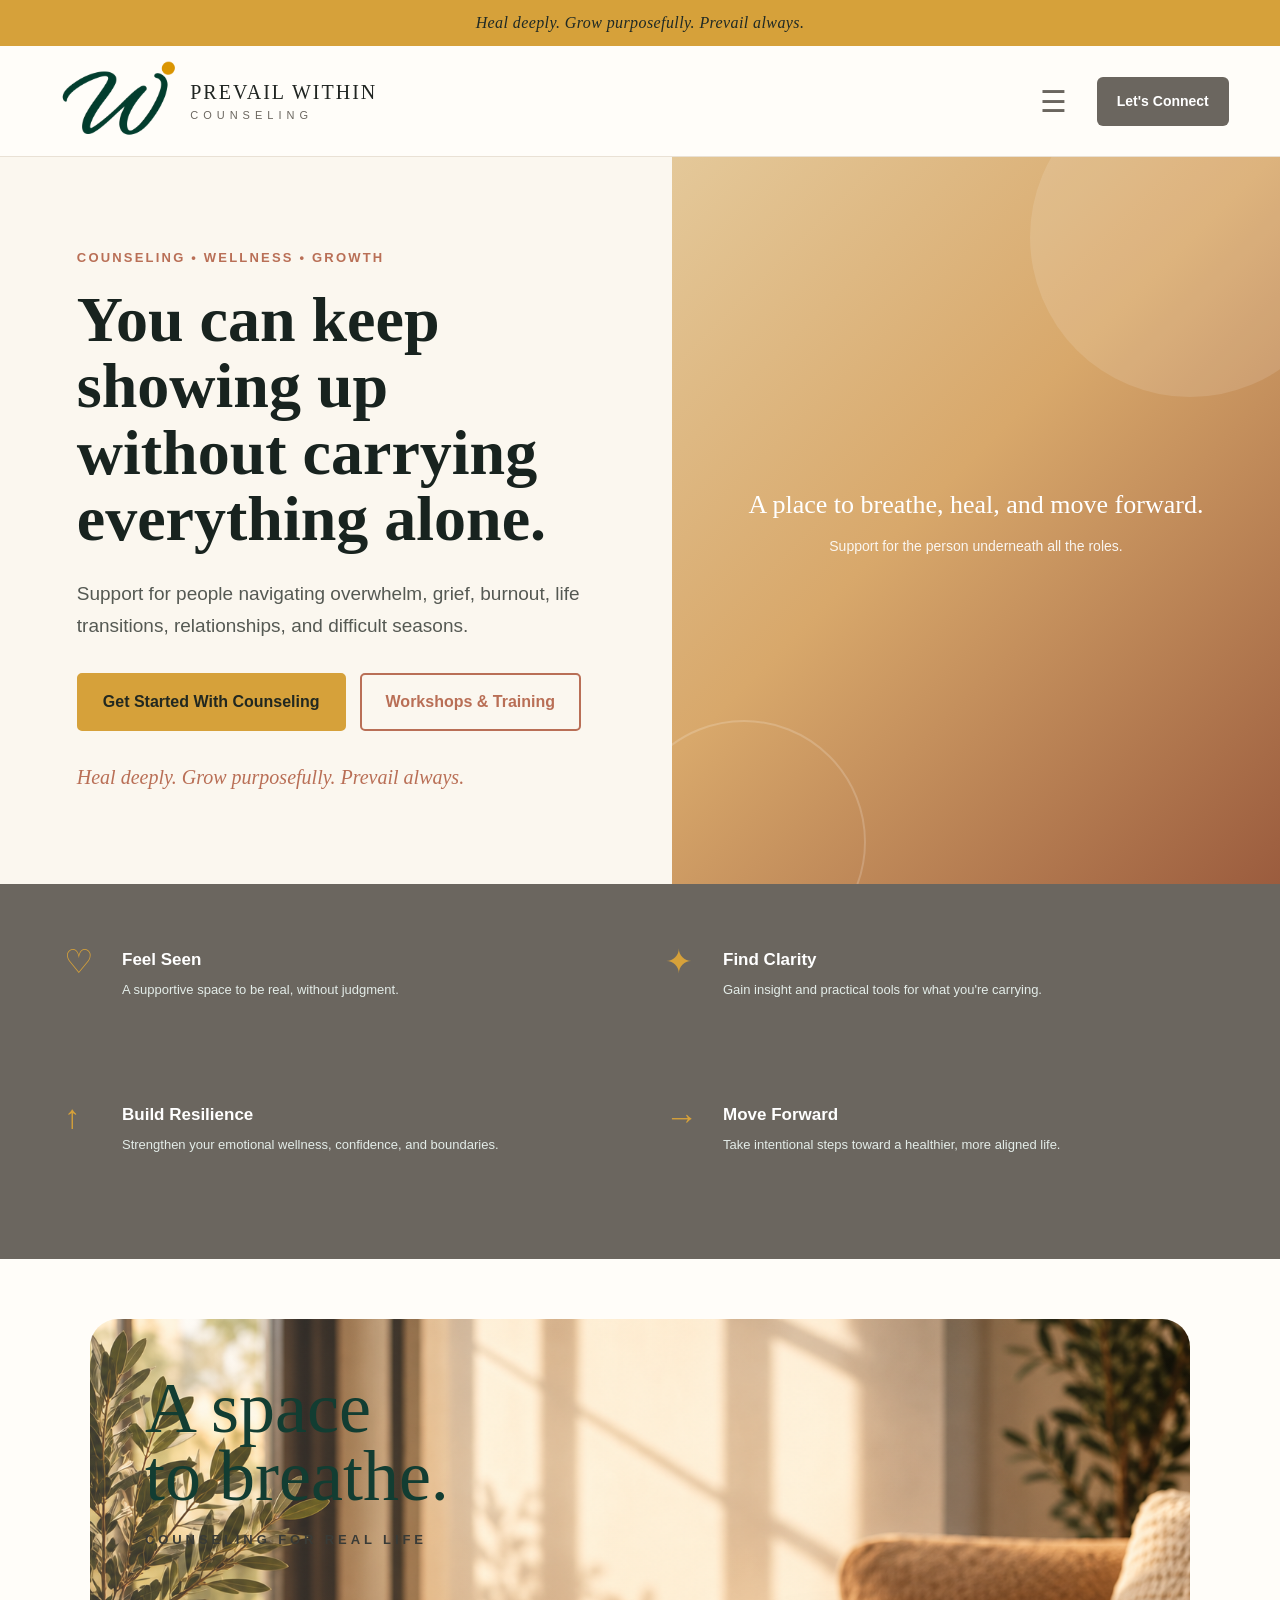
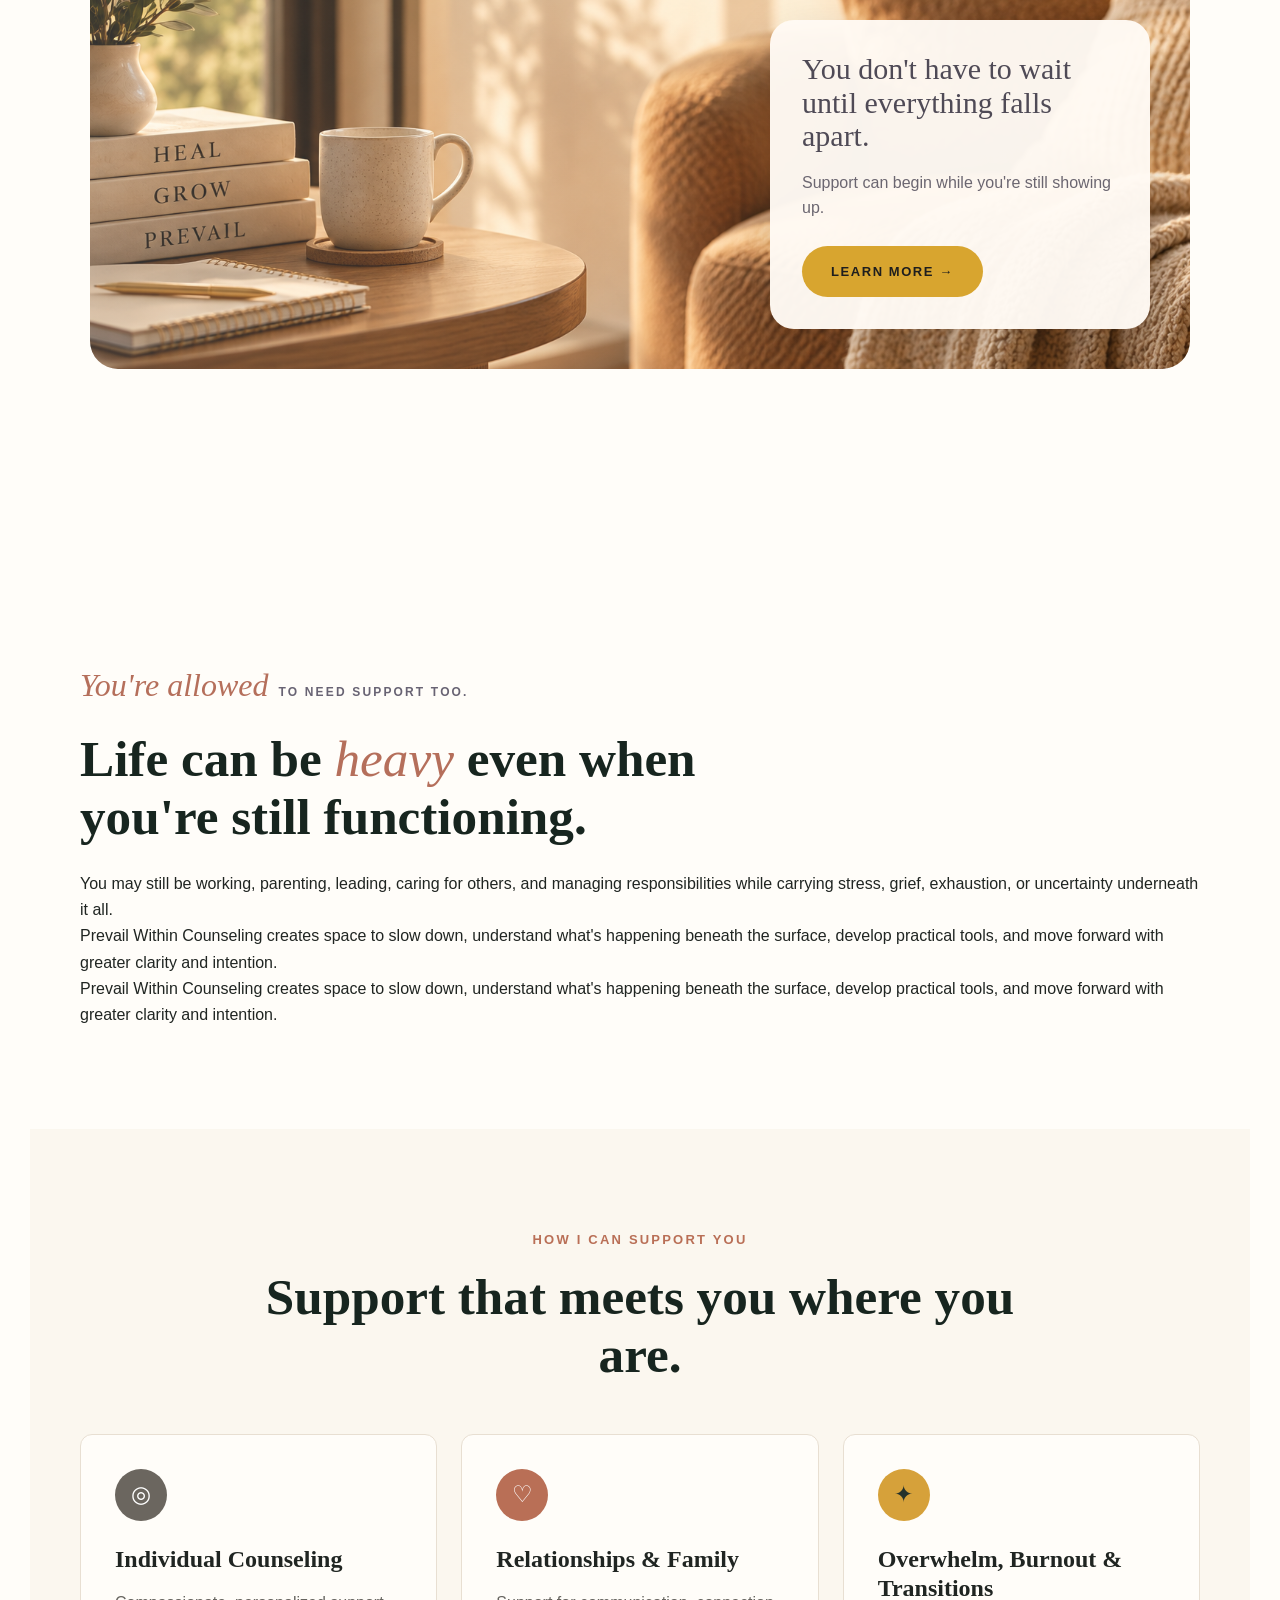
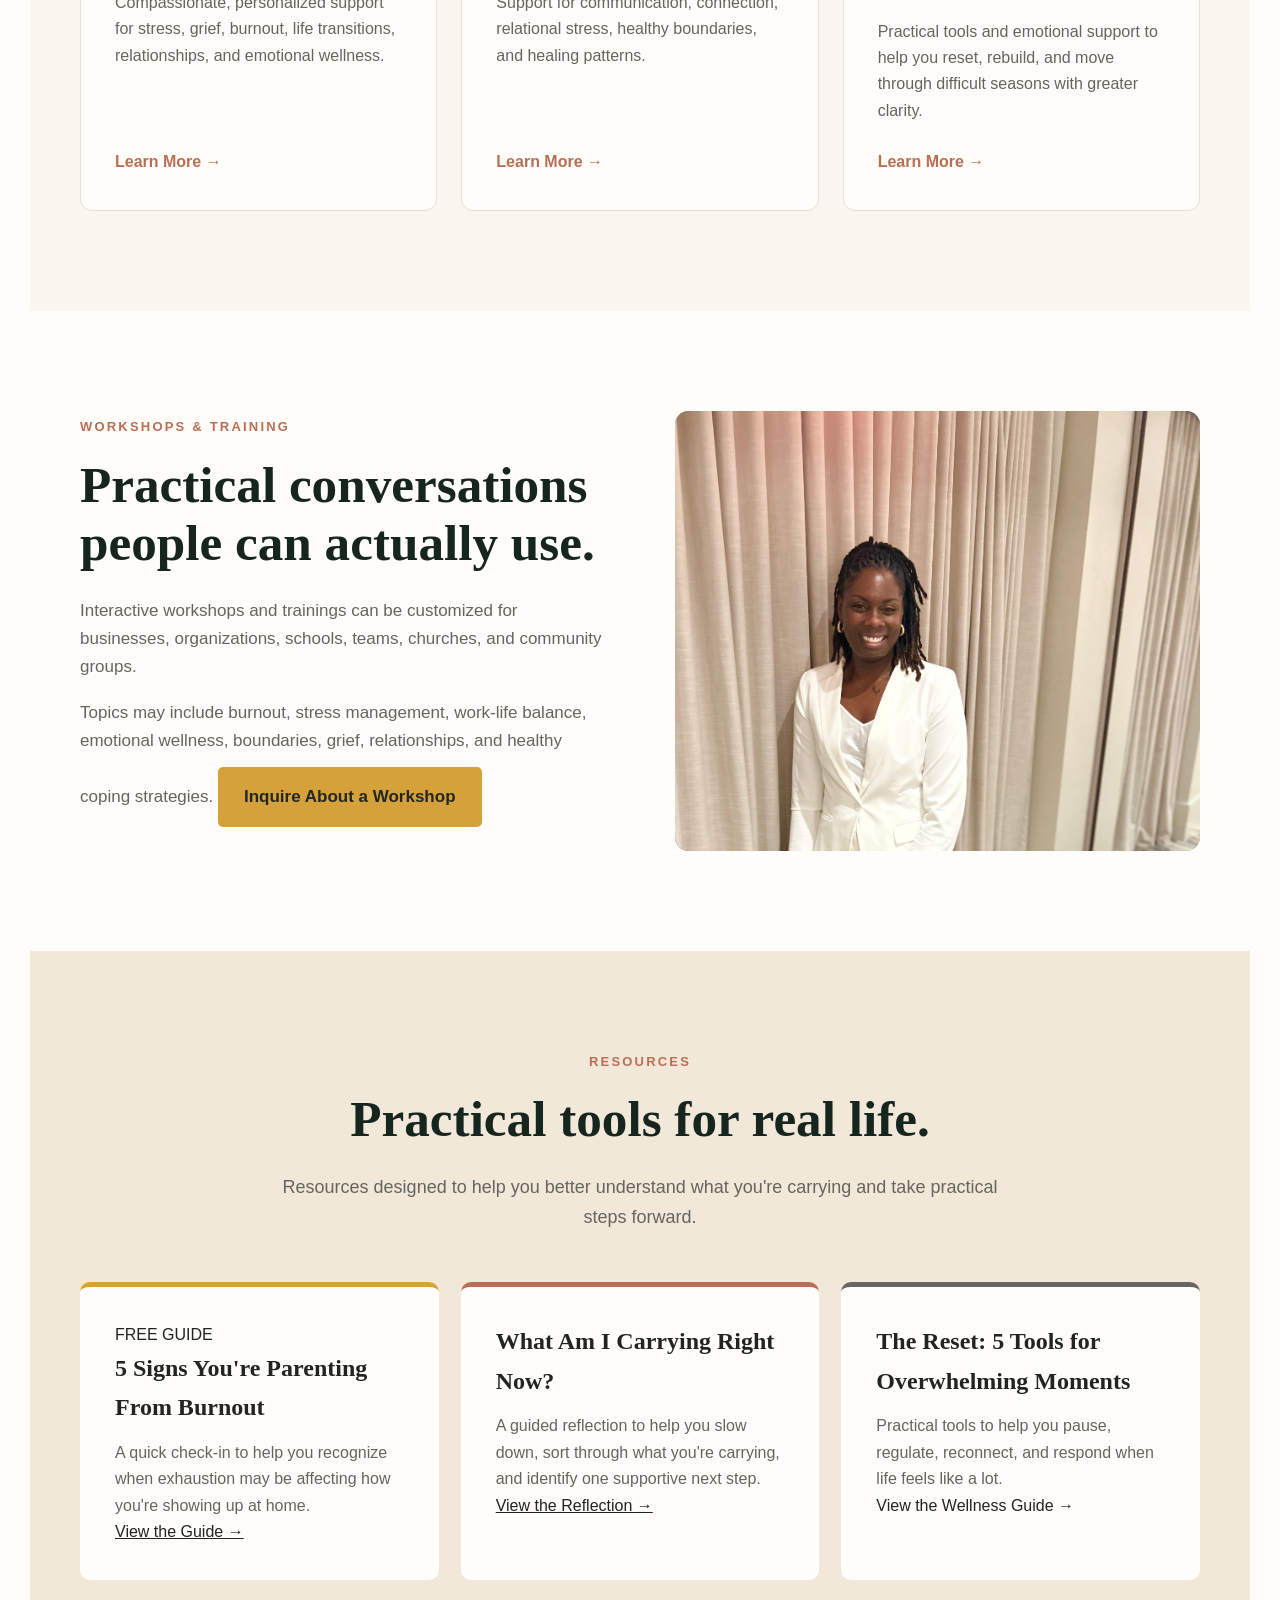
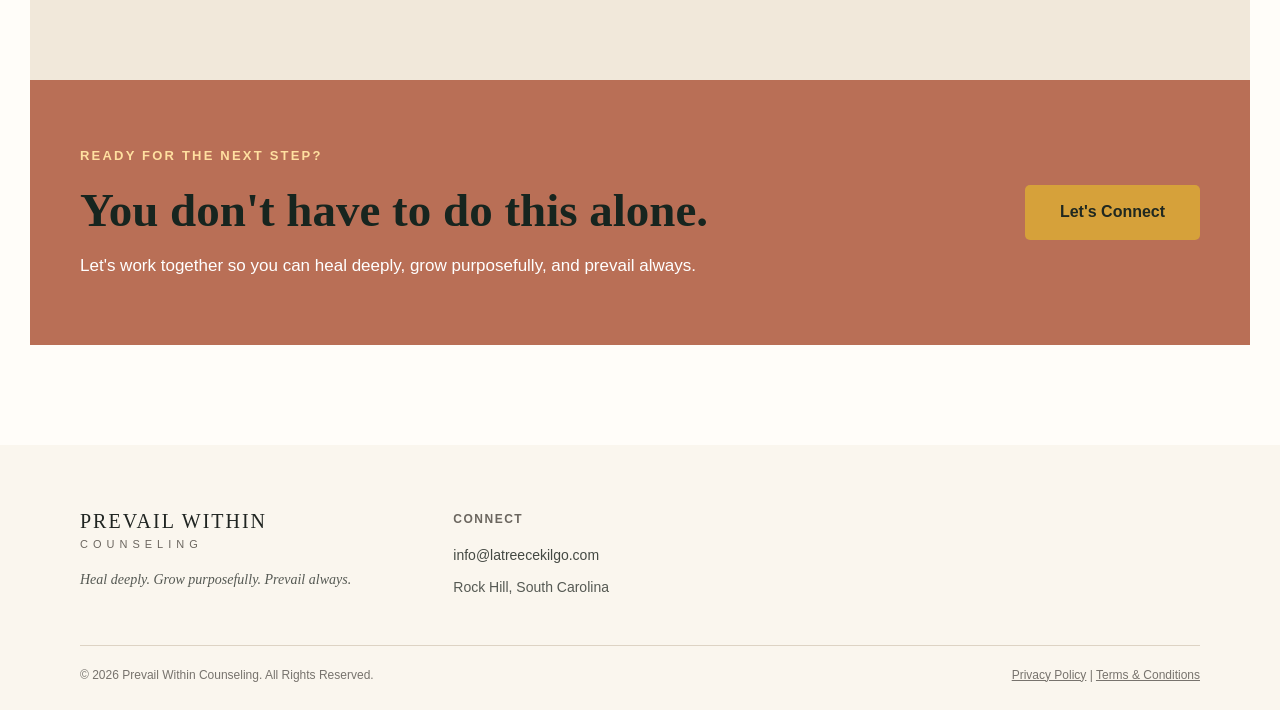
<file: index.html>
<!DOCTYPE html>
<html lang="en">

<head>
    <meta charset="UTF-8">
    <meta name="viewport" content="width=device-width, initial-scale=1.0">

    <title>Prevail Within Counseling</title>

    <meta
        name="description"
        content="Prevail Within Counseling offers compassionate counseling, practical resources, workshops, and support for people navigating stress, burnout, grief, relationships, and difficult seasons of life."
    >

    <link rel="stylesheet" href="style.css?v=6">
</head>

<body>

    <!-- TOP BRAND BAR -->
    <div class="top-bar">
        <p>
            Heal deeply. Grow purposefully. Prevail always.
        </p>
    </div>

    <!-- NAVIGATION -->
    <header>
        <nav class="navbar">

            <div class="brand">
              <div class="brand-mark">
    <img src="images/prevail-w-logo.png"
         alt="Prevail Within logo"
         class="brand-logo-image">
</div>

                <div class="brand-text">
                    <span class="brand-name">Prevail Within</span>
                    <span class="brand-subtitle">Counseling</span>
                </div>
            </div>
<details class="mobile-menu">
    <summary aria-label="Open menu">☰</summary>

    <div class="mobile-menu-links">
        <a href="#home">Home</a>
       <a href="javascript:void(0)"
   onclick="document.getElementById('about-modal').showModal();">
   About
</a>
        <a href="https://prevail.sessionshealth.com/"
           target="_blank"
           rel="noopener noreferrer">
            Counseling
        </a>

        <a href="workshops.html">Workshops &amp; Trainings</a>
        <a href="#resources">Resources</a>
        <a href="#contact">Contact</a>
    </div>
</details>

<div class="nav-links">

    <a href="index.html#home">Home</a>

    <a href="#" onclick="document.getElementById('about-modal').showModal(); return false;">About</a>

    <a href="https://prevail.sessionshealth.com/"
       target="_blank"
       rel="noopener noreferrer">
        Counseling
    </a>

   <a href="workshops.html">Workshops &amp; Trainings</a>

    <a href="index.html#resources">Resources</a>

    <a href="index.html#contact">Contact</a>

</div>

            <a href="#contact" class="nav-button">
                Let's Connect
            </a>

        </nav>
    </header>

    <main>

        <!-- HERO -->
        <section class="hero" id="home">

            <div class="hero-content">

                <p class="eyebrow">
                    COUNSELING • WELLNESS • GROWTH
                </p>

                <h1>
                    You can keep showing up
                    <span>without carrying everything alone.</span>
                </h1>

                <p class="hero-description">
                    Support for people navigating overwhelm, grief, burnout,
                    life transitions, relationships, and difficult seasons.
                </p>

                <div class="hero-buttons">

                    <a href="https://prevail.sessionshealth.com/" 
   class="button button-primary"
   target="_blank"
   rel="noopener noreferrer">
    Get Started With Counseling
</a>

                    <a href="workshops.html" class="button button-secondary">
                        Workshops & Training
                    </a>

                </div>

                <p class="tagline">
                    Heal deeply. Grow purposefully. Prevail always.
                </p>

            </div>

            <div class="hero-image-placeholder">
    <div class="image-placeholder-content">
        <span>A place to breathe, heal, and move forward.</span>
        <small>Support for the person underneath all the roles.</small>
    </div>
</div>

        </section>

        <!-- FOUR BENEFITS -->
        <section class="benefit-strip">

    <!-- Feel Seen -->
    <div class="benefit reveal-left">
        <div class="benefit-icon">♡</div>

        <div>
            <h3>Feel Seen</h3>
            <p>A supportive space to be real, without judgment.</p>
        </div>
    </div>


    <!-- Find Clarity -->
    <div class="benefit reveal-right">
        <div class="benefit-icon">✦</div>

        <div>
            <h3>Find Clarity</h3>
            <p>Gain insight and practical tools for what you're carrying.</p>
        </div>
    </div>


    <!-- Build Resilience -->
    <div class="benefit reveal-left">
        <div class="benefit-icon">↑</div>

        <div>
            <h3>Build Resilience</h3>
            <p>Strengthen your emotional wellness, confidence, and boundaries.</p>
        </div>
    </div>


    <!-- Move Forward -->
    <div class="benefit reveal-right">
        <div class="benefit-icon">→</div>

        <div>
            <h3>Move Forward</h3>
            <p>Take intentional steps toward a healthier, more aligned life.</p>
        </div>
    </div>

</section>


<section class="breathe-feature">

    <div class="breathe-scene">

        <img
            src="images/breathe space.png"
            alt="Warm peaceful room with books, journal, plant, and chair"
            class="breathe-background"
        >

        <div class="breathe-overlay"></div>

        <div class="breathe-copy reveal-left">
            <h2>A space<br>to breathe.</h2>
            <p>COUNSELING FOR REAL LIFE</p>
        </div>

        <div class="breathe-card reveal-right">
            <h3>You don't have to wait until everything falls apart.</h3>

            <p>Support can begin while you're still showing up.</p>

            <a href="#services" class="breathe-button">
                Learn More →
            </a>
        </div>

    </div>

</section>


<!-- ABOUT -->
<section class="section about-section" id="about">
        <!-- ABOUT -->
        <section class="section about-section" id="about">

            <div class="section-container">

               <div class="support-intro reveal-left">
    <span class="support-script">You're allowed</span>
    <span class="support-rest">to need support too.</span>
</div>


                <h2 class="about-headline">
    Life can be <span>heavy</span> even when you're
    still functioning.
</h2>

                <div class="about-visual-layout">

                    <p class="reveal-left"></p>
                        You may still be working, parenting, leading,
                        caring for others, and managing responsibilities
                        while carrying stress, grief, exhaustion, or
                        uncertainty underneath it all.
                    </p>

                    <p class="reveal-right"></p>
                        Prevail Within Counseling creates space to slow down,
                        understand what's happening beneath the surface,
                        develop practical tools, and move forward with
                        greater clarity and intention.
                    </p>
<p class="reveal-right">
    Prevail Within Counseling creates space to slow down,
    understand what's happening beneath the surface,
    develop practical tools, and move forward with
    greater clarity and intention.
</p>


</div>
                </div>

            </div>

        </section>

        <!-- SERVICES -->
        <section class="section services-section" id="services">

            <div class="section-container">

                <div class="section-heading-center">

                    <p class="section-label">
                        HOW I CAN SUPPORT YOU
                    </p>

                    <h2>
                        Support that meets you
                        where you are.
                    </h2>

                </div>

                <div class="service-grid">

                    <article class="service-card">

                        <div class="card-icon green-icon">◎</div>

                        <h3>
                            Individual Counseling
                        </h3>

                        <p>
                            Compassionate, personalized support for stress,
                            grief, burnout, life transitions, relationships,
                            and emotional wellness.
                        </p>

                        <a href="#contact">
                            Learn More →
                        </a>

                    </article>

                    <article class="service-card">

                        <div class="card-icon rust-icon">♡</div>

                        <h3>
                            Relationships & Family
                        </h3>

                        <p>
                            Support for communication, connection,
                            relational stress, healthy boundaries,
                            and healing patterns.
                        </p>

                        <a href="#contact">
                            Learn More →
                        </a>

                    </article>

                    <article class="service-card">

                        <div class="card-icon mustard-icon">✦</div>

                        <h3>
                            Overwhelm, Burnout & Transitions
                        </h3>

                        <p>
                            Practical tools and emotional support to help
                            you reset, rebuild, and move through difficult
                            seasons with greater clarity.
                        </p>

                        <a href="#contact">
                            Learn More →
                        </a>

                    </article>

                </div>

            </div>

        </section>

        <!-- WORKSHOPS -->
        <section class="section workshops-section" id="workshops">

            <div class="section-container workshop-layout">

                <div class="workshop-content">

                    <p class="section-label">
                        WORKSHOPS & TRAINING
                    </p>

                    <h2>
                        Practical conversations
                        people can actually use.
                    </h2>

                    <p>
                        Interactive workshops and trainings can be customized
                        for businesses, organizations, schools, teams,
                        churches, and community groups.
                    </p>

                    <p>
                        Topics may include burnout, stress management,
                        work-life balance, emotional wellness, boundaries,
                        grief, relationships, and healthy coping strategies.
                   <a href="https://docs.google.com/forms/d/e/1FAIpQLSeJAVuhnWYCsrIyCpoXqn_rh642jw0UfYbrZTl_yOIrAF7PsA/viewform?usp=dialog"
   class="button button-primary"
   target="_blank"
   rel="noopener noreferrer">
    Inquire About a Workshop
</a>

                </div>

                <div class="workshop-visual">
    <img src="images/latreece-headshot.jpg"
         alt="Latreece Kilgo, counselor and workshop facilitator"
         class="workshop-image">
</div>

                </div>

            </div>

        </section>

        <!-- RESOURCES -->
        <section class="section resources-section" id="resources">

            <div class="section-container">

                <div class="section-heading-center">

                    <p class="section-label">
                        RESOURCES
                    </p>

                    <h2>
                        Practical tools for real life.
                    </h2>

                    <p class="section-intro">
                        Resources designed to help you better understand
                        what you're carrying and take practical steps forward.
                    </p>

                </div>

                <div class="resource-grid">

                    <div class="resource-card featured-resource reveal-left">
    <span class="resource-type">FREE GUIDE</span>

    <h3>5 Signs You're Parenting From Burnout</h3>

    <p>
        A quick check-in to help you recognize when exhaustion
        may be affecting how you're showing up at home.
    </p>

   <a href="resources/five-signs-parenting-burnout.pdf"
   class="resource-link"
   target="_blank"
   rel="noopener noreferrer">
    View the Guide →
</a>
</div>

                    <div class="resource-card">

    <h3>What Am I Carrying Right Now?</h3>

    <p>
        A guided reflection to help you slow down, sort through what you're carrying,
        and identify one supportive next step.
    </p>

    <a href="resources/what-am-i-carrying.pdf"
       class="resource-link"
       target="_blank"
       rel="noopener noreferrer">
        View the Reflection →
    </a>

</div>

                  <div class="resource-card">

    <h3>The Reset: 5 Tools for Overwhelming Moments</h3>

    <p>
        Practical tools to help you pause, regulate, reconnect, and respond
        when life feels like a lot.
    </p>

    <ahref="resources/the-reset.pdf"
       class="resource-link"
       target="_blank"
       rel="noopener noreferrer">
        View the Wellness Guide →
    </a>

</div>

                </div>

            </div>

        </section>

        <!-- CTA -->
        <section class="cta-section" id="contact">

            <div class="cta-content">

                <div>

                    <p class="section-label light-label">
                        READY FOR THE NEXT STEP?
                    </p>

                    <h2>
                        You don't have to do this alone.
                    </h2>

                    <p>
                        Let's work together so you can heal deeply,
                        grow purposefully, and prevail always.
                    </p>

                </div>

                <div class="cta-action">

                    <a
                        href="mailto:info@latreecekilgo.com"
                        class="button cta-button"
                    >
                        Let's Connect
                    </a>

                </div>

            </div>

        </section>

    </main>

    <!-- FOOTER -->
    <footer>

        <div class="footer-grid">

            <div class="footer-brand">

                <div class="brand footer-logo">

                    <div class="brand-text">
                        <span class="brand-name">Prevail Within</span>
                        <span class="brand-subtitle">Counseling</span>
                    </div>

                </div>

                <p class="footer-tagline">
                    Heal deeply. Grow purposefully. Prevail always.
                </p>

            </div>

            <div>

                <h4>Connect</h4>

                <a href="mailto:info@latreecekilgo.com">
                    info@latreecekilgo.com
                </a>

                <p>
                    Rock Hill, South Carolina
                </p>

            </div>

        </div>

        <div class="footer-bottom">

            <p>
                © 2026 Prevail Within Counseling. All Rights Reserved.
            </p>

         <p class="legal-links">
    <a href="#" onclick="document.getElementById('privacy-modal').showModal(); return false;">Privacy Policy</a>
    <span> | </span>
    <a href="#" onclick="document.getElementById('terms-modal').showModal(); return false;">Terms & Conditions</a>
</p>

        </div>

    </footer>
<!-- PRIVACY POPUP -->
<dialog id="privacy-modal" class="legal-modal">
    <div class="legal-modal-content">

        <button
            class="legal-close"
            onclick="document.getElementById('privacy-modal').close()">
            ×
        </button>

        <h2>Privacy Policy</h2>

        <div class="legal-text">

    <p><strong>Last Updated: September 2026</strong></p>

    <p>
        Prevail Within Counseling respects your privacy and is committed
        to protecting the personal information you choose to share through
        this website.
    </p>

    <h3>Information We Collect</h3>
    <p>
        We may collect information that you voluntarily provide when you
        contact us, submit an inquiry, request information, or use features
        available through this website. This may include your name, email
        address, phone number, and information included in your message.
    </p>

    <h3>How We Use Information</h3>
    <p>
        Information submitted through this website may be used to respond
        to inquiries, provide requested information, communicate about
        counseling services, workshops, trainings, or resources, and
        improve our website and services.
    </p>

    <h3>Counseling & Confidentiality</h3>
    <p>
        This website provides general information about Prevail Within
        Counseling and its services. Submitting an inquiry, sending an
        email, or using this website does not establish a therapist-client
        relationship.
    </p>

    <p>
        Please do not send urgent, highly sensitive, or emergency mental
        health information through regular email or general website forms.
    </p>

    <h3>Third-Party Services</h3>
    <p>
        This website may contain links to third-party services used for
        scheduling, payments, resources, or other functions. Information
        submitted directly to those services is subject to their respective
        privacy policies and practices.
    </p>

    <h3>Cookies & Website Information</h3>
    <p>
        This website may use cookies or similar technologies necessary for
        website functionality. Third-party services connected to or
        embedded in this website may also use their own technologies in
        accordance with their privacy policies.
    </p>

    <h3>Contact Us</h3>
    <p>
        If you have questions about this Privacy Policy, please contact
        Prevail Within Counseling at info@latreecekilgo.com.
    </p>

</div>

    </div>
    </dialog>
    <!-- TERMS POPUP -->
<dialog id="terms-modal" class="legal-modal">
    <div class="legal-modal-content">

        <button
            class="legal-close"
            onclick="document.getElementById('terms-modal').close()">
            ×
        </button>

        <h2>Terms &amp; Conditions</h2>

        <div class="legal-text">

    <p><strong>Last Updated: September 2026</strong></p>

    <p>
        Welcome to the Prevail Within Counseling website. By accessing or
        using this website, you agree to these Terms &amp; Conditions.
    </p>

    <h3>Educational Information</h3>
    <p>
        Information and resources provided on this website are intended
        for general educational and informational purposes. Website
        content is not individualized mental health advice, diagnosis,
        treatment, or a substitute for professional care.
    </p>

    <h3>No Therapist-Client Relationship</h3>
    <p>
        Visiting this website, contacting Prevail Within Counseling,
        submitting an inquiry, or downloading a resource does not by
        itself establish a therapist-client relationship. A counseling
        relationship is established only after the appropriate intake,
        consent, and service process has been completed.
    </p>

    <h3>Crisis & Emergency Situations</h3>
    <p>
        This website is not intended for crisis or emergency communication.
        If you are experiencing an immediate emergency, call 911 or seek
        appropriate emergency assistance. In the United States, you may
        also call or text 988 to reach the Suicide &amp; Crisis Lifeline.
    </p>

    <h3>Resources & Materials</h3>
    <p>
        Guides, worksheets, reflections, educational materials, and other
        original resources provided by Prevail Within Counseling are for
        personal and educational use unless otherwise stated. They may not
        be reproduced, resold, redistributed, or represented as another
        person's original work without permission.
    </p>

    <h3>Workshops & Trainings</h3>
    <p>
        Information about workshops and trainings on this website is
        provided for general informational purposes. Pricing, scheduling,
        deliverables, cancellations, and other terms for a specific
        engagement may be established separately in an agreement with
        Prevail Within Counseling.
    </p>

    <h3>Third-Party Links</h3>
    <p>
        This website may contain links to third-party websites and services.
        Prevail Within Counseling is not responsible for the content,
        availability, security, or privacy practices of those third parties.
    </p>

    <h3>Changes to These Terms</h3>
    <p>
        These Terms &amp; Conditions may be updated as the website,
        resources, or services change. The most recent version will be
        made available through this website.
    </p>

    <h3>Contact Us</h3>
    <p>
        Questions about these Terms &amp; Conditions may be sent to
        info@latreecekilgo.com.
    </p>

</div>

    </div>
</dialog>
    <script src="script.js?v=2"></script>

</body>

</html>
<!-- ABOUT POPUP -->
<dialog id="about-modal" class="legal-modal about-modal">
    <div class="legal-modal-content about-modal-content">

        <button
            class="legal-close"
            onclick="document.getElementById('about-modal').close()">
            ×
        </button>

        <div class="about-top">

    <div class="about-photo-wrap">
        <img src="./images/outdoor%20photo.PNG"
             alt="Latreece Kilgo"
             class="about-photo">
    </div>

    <div class="about-top-text">

        <p class="section-label">Meet Latreece</p>

        <h2>There is a person underneath all the roles.</h2>

        <p class="about-intro">
            I’m Latreece Kilgo. I’m a counselor, speaker, wife,
            mom, and founder of Prevail Within Counseling.
        </p>

    </div>

</div>

                <p>
                    Like many of the people I meet, I know what it means to
                    carry a lot of roles and still keep showing up. Life can
                    look fine on the outside while underneath, you’re carrying
                    responsibilities, relationships, transitions, grief,
                    expectations, and things that do not always have an easy name.
                </p>

                <p>
                    That is part of what shaped Prevail Within — creating space
                    for the whole person, not just the role you play, what you
                    accomplish, or the season you are navigating.
                </p>

                <h3>What it feels like to work with me</h3>

                <p>
                    My style is warm, conversational, reflective, and practical.
                    There is room for hard conversations, but also laughter,
                    personality, faith when you want it, and moments when you
                    simply need to say, <em>“This is a lot.”</em>
                </p>

                <p>
                    My goal is to help you slow things down, recognize patterns,
                    understand what may be happening underneath the surface, and
                    find practical ways to move forward with greater clarity
                    and intention.
                </p>

                <h3>Beyond the counseling room</h3>

                <p>
                    My work also extends beyond individual counseling. I speak,
                    lead workshops and trainings, and create practical resources
                    around emotional wellness, burnout, grief, relationships,
                    boundaries, stress, communication, and growth.
                </p>

                <p>
                    I enjoy partnering with businesses, organizations, churches,
                    and teams to strengthen the people behind the work. Through
                    engaging trainings and intentional conversations, I help
                    organizations invest in their employees, strengthen
                    communication, build healthier team cultures, and support
                    people as they grow.
                </p>

                <p>
                    I believe organizations grow stronger when the people within
                    them are supported well. Whether I’m sitting with one person
                    or speaking to a room, the heart behind my work is the same:
                    helping people understand what they are carrying, grow with
                    intention, and show up well in the spaces that matter to them.
                </p>

        <p class="about-signoff">
            You can keep showing up without carrying everything alone.
        </p>

    </div>
</dialog>
</file>
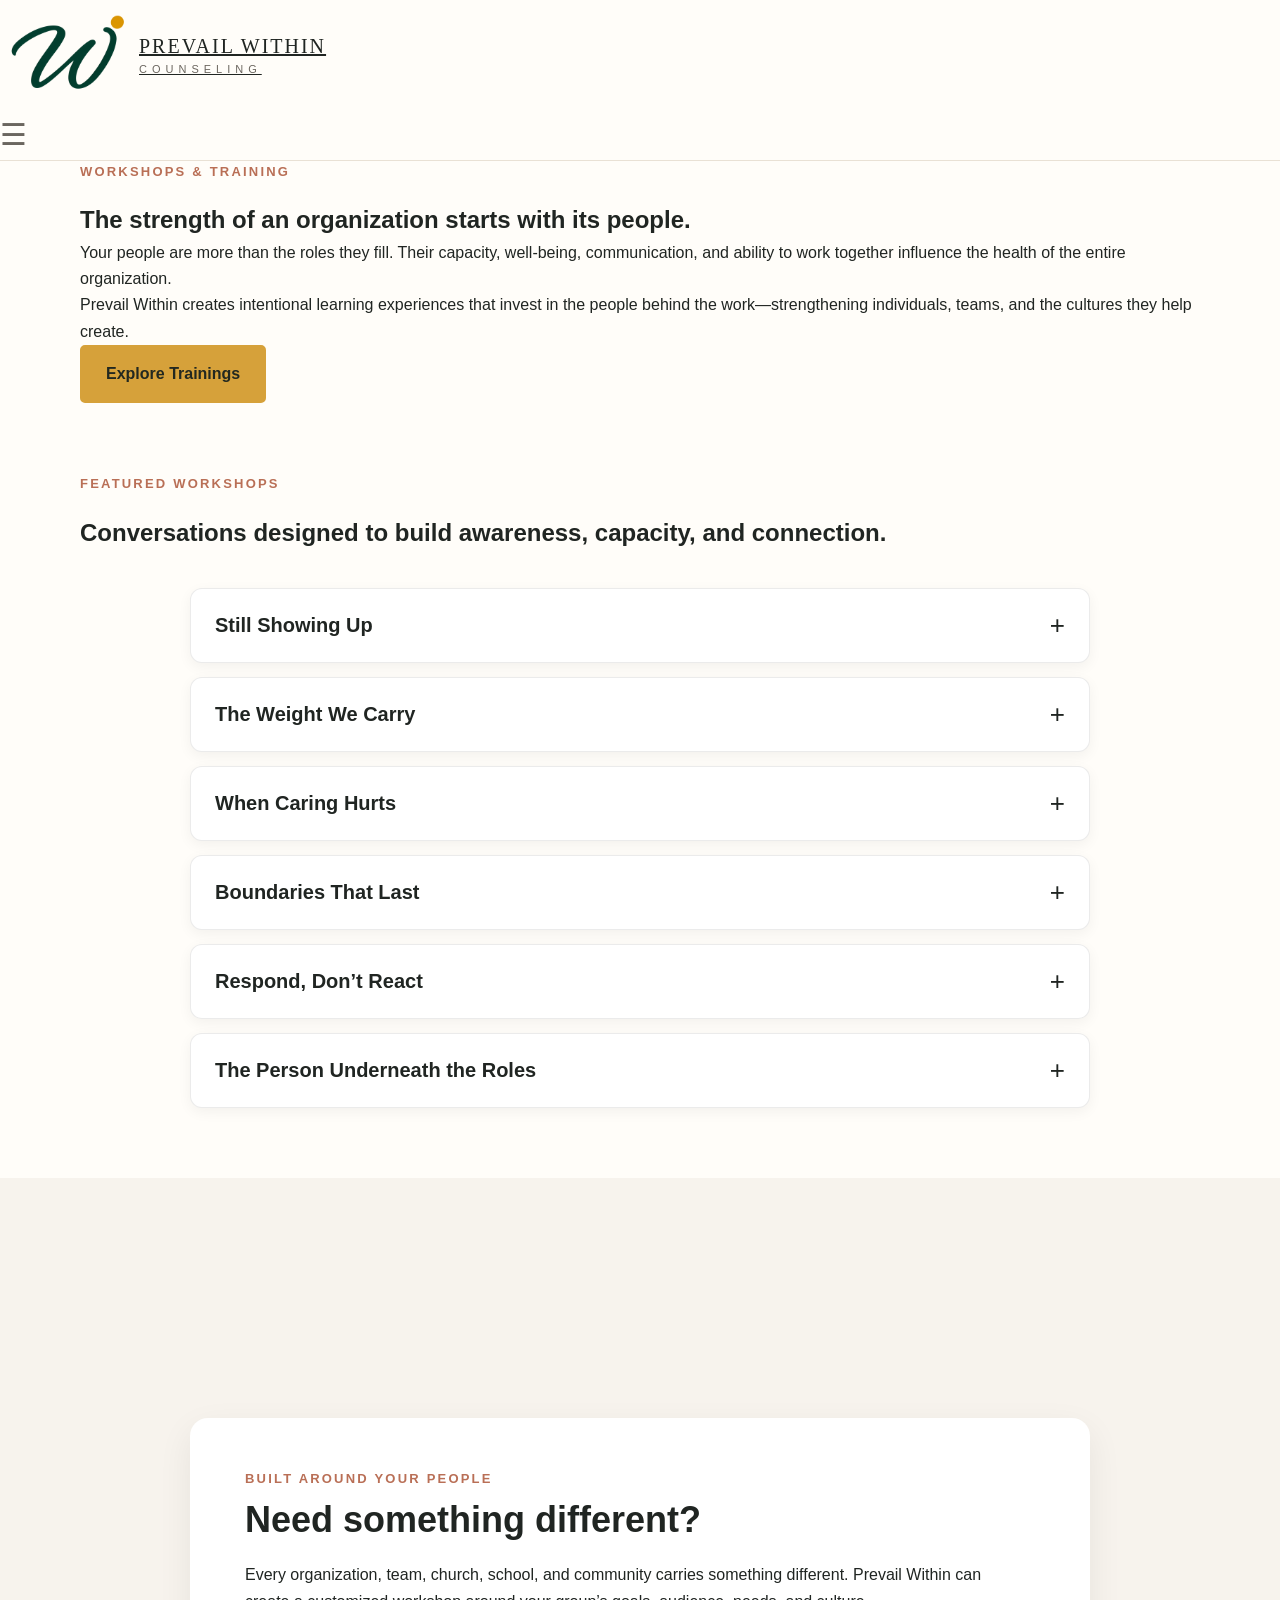
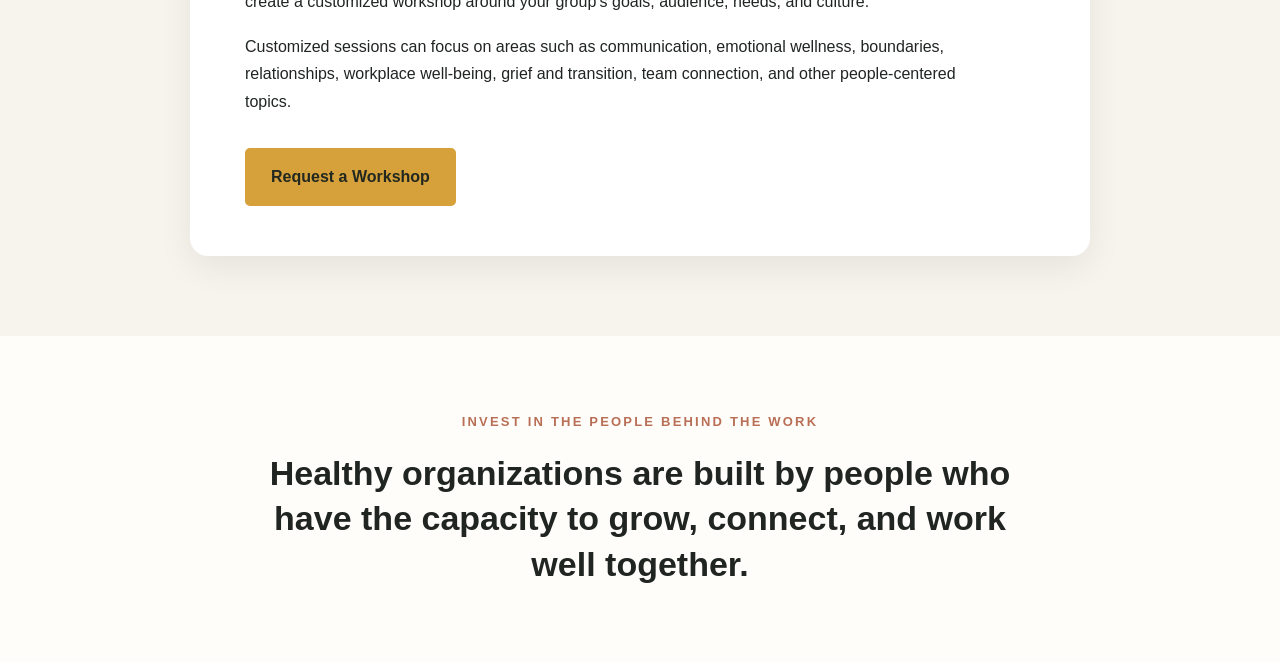
<file: workshops.html>
<!DOCTYPE html>
<html lang="en">

<head>
    <meta charset="UTF-8">
    <meta name="viewport" content="width=device-width, initial-scale=1.0">

    <title>Workshops & Training | Prevail Within Counseling</title>

    <meta
        name="description"
        content="Interactive workshops and trainings from Prevail Within Counseling designed to strengthen people, teams, and organizational culture."
    >

    <link rel="stylesheet" href="style.css">
</head>

<body>

    <!-- HEADER -->
    <header class="site-header">

        <div class="nav-container">

            <a href="index.html" class="brand">

                <div class="brand-mark">
                    <img
                        src="images/prevail-w-logo.png"
                        alt="Prevail Within Counseling logo"
                        class="brand-logo-image"
                    >
                </div>

                <div class="brand-text">
                    <span class="brand-name">Prevail Within</span>
                    <span class="brand-subtitle">Counseling</span>
                </div>

            </a>

            <!-- DESKTOP NAVIGATION -->
            <nav class="nav-links">
                <a href="index.html">Home</a>
                <a href="about.html">About</a>
                <a href="https://prevail.sessionshealth.com/"
                   target="_blank"
                   rel="noopener noreferrer">
                    Counseling
                </a>
                <a href="workshops.html">Workshops & Training</a>
                <a href="index.html#resources">Resources</a>
                <a href="index.html#contact">Contact</a>
            </nav>

            <!-- DROPDOWN MENU -->
            <details class="mobile-menu">

                <summary aria-label="Open menu">☰</summary>

                <div class="mobile-menu-links">

                    <a href="index.html">Home</a>
                    <a href="about.html">About</a>

                    <a href="https://prevail.sessionshealth.com/"
                       target="_blank"
                       rel="noopener noreferrer">
                        Counseling
                    </a>

                    <a href="workshops.html">Workshops & Training</a>
                    <a href="index.html#resources">Resources</a>
                    <a href="index.html#contact">Contact</a>

                </div>

            </details>

        </div>

    </header>


    <main>

        <!-- HERO -->
        <section class="workshops-page-hero">

            <div class="section-container">

                <p class="section-label">
                    WORKSHOPS & TRAINING
                </p>

                <h1>
                    The strength of an organization
                    starts with its people.
                </h1>

                <p class="workshops-hero-text">
                    Your people are more than the roles they fill.
                    Their capacity, well-being, communication, and ability
                    to work together influence the health of the entire
                    organization.
                </p>

                <p class="workshops-hero-highlight">
                    Prevail Within creates intentional learning experiences
                    that invest in the people behind the work—strengthening
                    individuals, teams, and the cultures they help create.
                </p>

                <a href="#featured-workshops"
                   class="button button-primary">
                    Explore Trainings
                </a>

            </div>

        </section>


        <!-- FEATURED WORKSHOPS -->
        <section class="workshops-list-section"
                 id="featured-workshops">

            <div class="section-container">

                <p class="section-label">
                    FEATURED WORKSHOPS
                </p>

                <h2>
                    Conversations designed to build
                    awareness, capacity, and connection.
                </h2>

                <div class="workshop-list">

                    <details class="workshop-item">
    <summary>Still Showing Up</summary>

    <p>
        An interactive workshop exploring what happens when people
        continue performing while carrying more than
        others may realize. Participants explore capacity,
        expectations, internal pressure, and sustainable
        ways to keep showing up without running themselves
        empty.
    </p>
</details>


                    <details class="workshop-item">
    <summary>The Weight We Carry</summary>

    <p>
        Explores the beliefs, expectations,
        responsibilities, and experiences people bring
        into the spaces where they work, lead, serve,
        and connect with others.
    </p>
</details>

                    <details class="workshop-item">
    <summary>When Caring Hurts</summary>

    <p>
        Designed for people whose work involves caring for,
        supporting, teaching, leading, or serving others.
        This workshop explores emotional load, compassion
        fatigue, and sustainable ways to continue caring
        well.
    </p>
</details>


                    <details class="workshop-item">
    <summary>Boundaries That Last</summary>

    <p>
        Moves beyond simply saying “no” and explores
        expectations, communication, capacity,
        relationships, and how healthy boundaries can
        strengthen both people and organizations.
    </p>
</details>


                    <details class="workshop-item">
    <summary>Respond, Don’t React</summary>

    <p>
        Explores triggers, emotional responses,
        communication patterns, and practical ways to
        respond with greater awareness and intention
        during challenging interactions.
    </p>
</details>


                    <details class="workshop-item">
    <summary>The Person Underneath the Roles</summary>

    <p>
        Helps participants explore identity beyond titles,
        responsibilities, and expectations while building
        greater self-awareness around how they show up
        personally and professionally.
    </p>
</details>

</div>
</div>

</section>

<!-- CUSTOM TRAINING -->
<section class="custom-training-section">
                </div>

            </div>

        </section>


        <!-- CUSTOM TRAINING -->
        <section class="custom-training-section">

<div class="section-container custom-training-box">
                <p class="section-label">
                    BUILT AROUND YOUR PEOPLE
                </p>

                <h2>
                    Need something different?
                </h2>

                <p>
                    Every organization, team, church, school, and community
                    carries something different. Prevail Within can create a
                    customized workshop around your group’s goals, audience,
                    needs, and culture.
                </p>

                <p>
                    Customized sessions can focus on areas such as
                    communication, emotional wellness, boundaries,
                    relationships, workplace well-being, grief and transition,
                    team connection, and other people-centered topics.
                </p>

                <a href="https://docs.google.com/forms/d/e/1FAIpQLSeJAVuhnWYCsrIyCpoXqn_rh642jw0UfYbrZTl_yOIrAF7PsA/viewform?usp=publish-editor"
   class="button button-primary"
   id="workshop-inquiry-button"
   target="_blank"
   rel="noopener noreferrer">
    Request a Workshop
</a>

            </div>

        </section>


        <!-- CLOSING -->
        <section class="workshops-closing">

            <div class="section-container">

                <p class="section-label">
                    INVEST IN THE PEOPLE BEHIND THE WORK
                </p>

                <h2>
                    Healthy organizations are built by people
                    who have the capacity to grow, connect,
                    and work well together.
                </h2>

    

            </div>

        </section>

    </main>

</body>

</html>
</file>
<file: style.css>
/* ==================================================
   PREVAIL WITHIN COUNSELING
   Heal deeply. Grow purposefully. Prevail always.
================================================== */


/* ---------- BRAND COLORS ---------- */

:root {
    --green: #6b665f;
    --dark-green: #45413d;
    --mustard: #D6A13A;
    --terracotta: #b96f56;
    --cream: #fbf7ef;
    --warm-white: #fffdf9;
    --sand: #efe6d8;
    --charcoal: #202522;
    --gray: #66645f;
}


/* ---------- RESET ---------- */

* {
    margin: 0;
    padding: 0;
    box-sizing: border-box;
}

html {
    scroll-behavior: smooth;
}

body {
    font-family: Arial, Helvetica, sans-serif;
    color: var(--charcoal);
    background: var(--warm-white);
    line-height: 1.65;
}

a {
    color: inherit;
}


/* ---------- TOP BRAND BAR ---------- */

.top-bar {
    background: var(--mustard);
    color: #1e2925;
    text-align: center;
    padding: 10px 20px;
}

.top-bar p {
    font-family: Georgia, "Times New Roman", serif;
    font-style: italic;
    font-size: 16px;
    letter-spacing: .4px;
}


/* ---------- HEADER ---------- */

header {
    background: rgba(255, 253, 249, 0.97);
    border-bottom: 1px solid #e9e1d5;
    position: sticky;
    top: 0;
    z-index: 1000;
}

.navbar {
    width: min(1180px, 92%);
    min-height: 90px;
    margin: auto;

    display: flex;
    align-items: center;
    justify-content: space-between;
    gap: 30px;
}


/* ---------- BRAND ---------- */

.brand {
    display: flex;
    align-items: center;
    gap: 4px;
}

.brand-mark {
    width: 135px;
    height: 110px;
    position: relative;

    display: flex;
    justify-content: center;
    align-items: center;

    background: transparent;
    border-radius: 0;
}

.brand-logo-image {
    width: 100%;
    height: 100%;
    object-fit: contain;
    display: block;
}
.brand-text {
    display: flex;
    flex-direction: column;
    line-height: 1.1;
}

.brand-name {
    font-family: Georgia, "Times New Roman", serif;
    text-transform: uppercase;
    letter-spacing: 2px;
    font-size: 20px;
}

.brand-subtitle {
    margin-top: 6px;
    font-size: 11px;
    text-transform: uppercase;
    letter-spacing: 5px;
    color: var(--green);
}


/* ---------- NAVIGATION ---------- */

.nav-links {
    display: flex;
    align-items: center;
    justify-content: center;
    gap: 24px;
}

.nav-links a {
    text-decoration: none;
    font-size: 14px;
    font-weight: 600;
    transition: .2s ease;
}

.nav-links a:hover {
    color: var(--terracotta);
}

.nav-button {
    background: var(--green);
    color: white;

    padding: 13px 20px;
    border-radius: 6px;

    text-decoration: none;
    font-size: 14px;
    font-weight: 700;

    transition: .2s ease;
}

.nav-button:hover {
    background: var(--dark-green);
    transform: translateY(-1px);
}


/* ---------- HERO ---------- */

.hero {
    min-height: 610px;

    display: grid;
    grid-template-columns: 1.05fr .95fr;

    background: var(--cream);
}

.hero-content {
    padding: 90px max(6vw, 40px);

    display: flex;
    flex-direction: column;
    justify-content: center;
}

.eyebrow,
.section-label {
    color: var(--terracotta);

    font-size: 13px;
    font-weight: 800;

    letter-spacing: 2.2px;

    margin-bottom: 18px;
}

.hero h1 {
    max-width: 720px;

    font-family: Georgia, "Times New Roman", serif;
    font-size: clamp(45px, 5vw, 68px);
    font-weight: 600;
    line-height: 1.04;

    color: #18231f;

    margin-bottom: 25px;
}

.hero h1 span {
    display: block;
}

.hero-description {
    max-width: 650px;

    font-size: 19px;
    line-height: 1.7;

    color: #555953;

    margin-bottom: 30px;
}


/* ---------- HERO BUTTONS ---------- */

.hero-buttons {
    display: flex;
    flex-wrap: wrap;
    gap: 14px;

    margin-bottom: 30px;
}

.button {
    display: inline-block;

    padding: 14px 24px;

    border-radius: 5px;

    text-decoration: none;
    font-weight: 700;

    transition: .2s ease;
}

.button-primary {
    background: var(--mustard);
    color: #222820;
    border: 2px solid var(--mustard);
}

.button-primary:hover {
    transform: translateY(-2px);
    filter: brightness(.96);
}

.button-secondary {
    color: var(--terracotta);
    border: 2px solid var(--terracotta);
    background: transparent;
}

.button-secondary:hover {
    background: var(--terracotta);
    color: white;
}

.tagline {
    color: var(--terracotta);

    font-family: Georgia, "Times New Roman", serif;
    font-size: 20px;
    font-style: italic;
}


/* ---------- HERO IMAGE PLACEHOLDER ---------- */

.hero-image-placeholder {
    min-height: 610px;

    background:
        linear-gradient(
            135deg,
            #e4c899,
            #d8a86b 45%,
            #9b5c3e
        );

    display: flex;
    align-items: center;
    justify-content: center;

    position: relative;
    overflow: hidden;
}

.hero-image-placeholder::before {
    content: "";

    position: absolute;

    width: 320px;
    height: 320px;

    background: rgba(255,255,255,.12);

    border-radius: 50%;

    top: -80px;
    right: -70px;
}

.hero-image-placeholder::after {
    content: "";

    position: absolute;

    width: 240px;
    height: 240px;

    border: 2px solid rgba(255,255,255,.18);

    border-radius: 50%;

    bottom: -80px;
    left: -50px;
}

.image-placeholder-content,
.workshop-placeholder {
    position: relative;
    z-index: 2;

    text-align: center;

    color: white;

    padding: 30px;
}

.image-placeholder-content span,
.workshop-placeholder span {
    display: block;

    font-family: Georgia, serif;
    font-size: 26px;

    margin-bottom: 8px;
}

.image-placeholder-content small,
.workshop-placeholder small {
    display: block;

    font-size: 14px;

    opacity: .9;
}


/* ---------- BENEFIT STRIP ---------- */

.benefit-strip {
    background: var(--green);
    color: white;

    display: grid;
    grid-template-columns: repeat(2, 1fr);

    padding: 50px max(5vw, 40px);
gap: 35px 50px;
}

.benefit {
    display: grid;
    grid-template-columns: 42px 1fr;
    align-items: start;
    column-gap: 16px;
    row-gap: 4px;
    padding: 12px 0;
    min-height: 120px;
}

.benefit:last-child {
    border-right: none;
}

.benefit-icon {
    color: var(--mustard);

    font-family: Georgia, serif;
    font-size: 33px;
    line-height: 1;
}

.benefit h3 {
    margin-bottom: 6px;
    font-size: 17px;
}

.benefit p {
    color: #e3ece8;
    font-size: 13px;
    line-height: 1.55;
}


/* ---------- GENERAL SECTIONS ---------- */

.section {
    padding: 100px 30px;
}

.section-container {
    width: min(1120px, 100%);
    margin: auto;
}

.section h2 {
    font-family: Georgia, "Times New Roman", serif;

    font-size: clamp(34px, 4vw, 52px);

    line-height: 1.13;

    color: #17251f;

    margin-bottom: 25px;
}

.section-heading-center {
    text-align: center;
    max-width: 760px;

    margin: 0 auto 50px;
}

.section-intro {
    color: var(--gray);
    font-size: 18px;
}


/* ---------- ABOUT ---------- */

.about-section {
    background: var(--warm-white);
}

.about-section h2 {
    max-width: 760px;
}

.two-column-text {
    display: grid;
    grid-template-columns: 1fr 1fr;

    gap: 55px;

    max-width: 1000px;
}

.two-column-text p {
    font-size: 18px;
    color: #555953;
}


/* ---------- SERVICES ---------- */

.services-section {
    background: var(--cream);
}

.service-grid {
    display: grid;
    grid-template-columns: repeat(3, 1fr);

    gap: 24px;
}

.service-card {
    background: var(--warm-white);

    border: 1px solid #e8dfd2;
    border-radius: 12px;

    padding: 34px;

    min-height: 340px;

    display: flex;
    flex-direction: column;

    transition: .25s ease;
}

.service-card:hover {
    transform: translateY(-6px);

    box-shadow:
        0 18px 45px
        rgba(31, 47, 40, .09);
}

.card-icon {
    width: 52px;
    height: 52px;

    display: flex;
    align-items: center;
    justify-content: center;

    border-radius: 50%;

    color: white;

    font-size: 23px;

    margin-bottom: 24px;
}

.green-icon {
    background: var(--green);
}

.rust-icon {
    background: var(--terracotta);
}

.mustard-icon {
    background: var(--mustard);
    color: #24312b;
}

.service-card h3 {
    font-family: Georgia, serif;

    font-size: 24px;
    line-height: 1.2;

    margin-bottom: 16px;
}

.service-card p {
    color: var(--gray);
    margin-bottom: 25px;
}

.service-card a {
    margin-top: auto;

    color: var(--terracotta);

    text-decoration: none;

    font-weight: 700;
}


/* ---------- WORKSHOPS ---------- */

.workshops-section {
    background: var(--warm-white);
}

.workshop-layout {
    display: grid;
    grid-template-columns: 1fr 1fr;

    gap: 70px;

    align-items: center;
}

.workshop-content p:not(.section-label) {
    color: var(--gray);

    font-size: 17px;

    margin-bottom: 18px;
}

.workshop-content .button {
    margin-top: 12px;
}

.workshop-visual {
    min-height: 440px;

    border-radius: 14px;

    overflow: hidden;

    background:
        linear-gradient(
            145deg,
            var(--green),
            #39695d 55%,
            var(--mustard)
        );

    display: flex;
    align-items: center;
    justify-content: center;
}


/* ---------- RESOURCES ---------- */

.resources-section {
    background: #f1e8da;
}

.resource-grid {
    display: grid;
    grid-template-columns: repeat(3, 1fr);

    gap: 22px;
}

.resource-card {
    background: var(--warm-white);

    padding: 35px;

    border-radius: 10px;

    border-top: 5px solid var(--mustard);
}

.resource-card:nth-child(2) {
    border-top-color: var(--terracotta);
}

.resource-card:nth-child(3) {
    border-top-color: var(--green);
}

.resource-card h3 {
    font-family: Georgia, serif;

    font-size: 24px;

    margin-bottom: 12px;
}

.resource-card p {
    color: var(--gray);
}


/* ---------- CALL TO ACTION ---------- */

.cta-section {
    background: var(--terracotta);
    color: white;

    padding: 65px 30px;
}

.cta-content {
    width: min(1120px, 100%);
    margin: auto;

    display: grid;
    grid-template-columns: 1fr auto;

    gap: 60px;

    align-items: center;
}

.light-label {
    color: #ffe0a0;
}

.cta-content h2 {
    font-family: Georgia, serif;

    font-size: clamp(32px, 4vw, 47px);

    line-height: 1.1;

    margin-bottom: 15px;
}

.cta-content p:not(.section-label) {
    max-width: 650px;
    font-size: 17px;
}

.cta-button {
    background: var(--mustard);
    color: #202820;

    min-width: 175px;

    text-align: center;
}

.cta-button:hover {
    transform: translateY(-2px);
    background: #e4aa32;
}


/* ---------- FOOTER ---------- */

footer {
    background: #faf6ee;

    padding: 65px 30px 25px;
}

.footer-grid {
    width: min(1120px, 100%);

    margin: auto;

    display: grid;

    grid-template-columns: 1.6fr 1fr 1fr 1.2fr;

    gap: 45px;
}

.footer-logo {
    margin-bottom: 18px;
}

.footer-tagline {
    max-width: 300px;

    font-family: Georgia, serif;

    color: var(--terracotta);

    font-style: italic;
}

.footer-grid h4 {
    color: var(--green);

    text-transform: uppercase;

    font-size: 12px;

    letter-spacing: 1.5px;

    margin-bottom: 15px;
}

.footer-grid a {
    display: block;

    text-decoration: none;

    color: #444943;

    font-size: 14px;

    margin-bottom: 9px;
}

.footer-grid a:hover {
    color: var(--terracotta);
}

.footer-grid p {
    color: #555953;

    font-size: 14px;
}

.footer-bottom {
    width: min(1120px, 100%);

    margin: 45px auto 0;

    padding-top: 20px;

    border-top: 1px solid #ddd3c4;

    display: flex;
    justify-content: space-between;

    gap: 20px;

    color: #77736d;

    font-size: 12px;
}


/* =========================================
   TABLETS
========================================= */

@media (max-width: 1000px) {

    .navbar {
        flex-wrap: wrap;
        justify-content: center;

        padding: 18px 0;
    }

    .brand {
        margin-right: auto;
    }

    .nav-button {
        margin-left: auto;
    }

    .nav-links {
        order: 3;

        width: 100%;

        flex-wrap: wrap;
    }

    .hero {
        grid-template-columns: 1fr;
    }

    .hero-image-placeholder {
        min-height: 380px;
    }

    .benefit-strip {
        grid-template-columns: repeat(2, 1fr);
    }

    .benefit:nth-child(2) {
        border-right: none;
    }

    .benefit {
        margin: 10px 0;
    }

    .service-grid,
    .resource-grid {
        grid-template-columns: 1fr 1fr;
    }

    .workshop-layout {
        gap: 40px;
    }

    .footer-grid {
        grid-template-columns: 1fr 1fr;
    }
}


/* =========================================
   PHONES
========================================= */

@media (max-width: 700px) {

    .top-bar p {
        font-size: 14px;
    }

    .navbar {
        width: 90%;
    }

    .brand {
        margin: auto;
    }

    .nav-button {
        display: none;
    }

    .nav-links {
        gap: 10px 16px;
    }

    .nav-links a {
        font-size: 12px;
    }

    .hero-content {
        padding: 70px 24px;
    }

    .hero h1 {
        font-size: 43px;
    }

    .hero-description {
        font-size: 17px;
    }

    .hero-buttons {
        flex-direction: column;
    }

    .hero-buttons .button {
        width: 100%;
        text-align: center;
    }

    .hero-image-placeholder {
        min-height: 300px;
    }

    .benefit-strip {
        grid-template-columns: 1fr;

        padding: 25px 22px;
    }

    .benefit {
        border-right: none;

        border-bottom:
            1px solid
            rgba(255,255,255,.15);

        padding: 20px 5px;
    }

    .benefit:last-child {
        border-bottom: none;
    }

    .section {
        padding: 75px 23px;
    }

    .two-column-text,
    .service-grid,
    .workshop-layout,
    .resource-grid,
    .cta-content,
    .footer-grid {
        grid-template-columns: 1fr;
    }

    .two-column-text {
        gap: 20px;
    }

    .service-card {
        min-height: auto;
    }

    .workshop-visual {
        min-height: 300px;
    }

    .cta-content {
        gap: 30px;
    }

    .cta-action,
    .cta-button {
        width: 100%;
    }

    .footer-grid {
        gap: 35px;
    }

    .footer-bottom {
        flex-direction: column;

        text-align: center;
    }

}.workshop-image {
    width: 100%;
    height: 440px;

    object-fit: cover;

    object-position: center top;

    display: block;
}

/* MOBILE MENU BUTTON */
.menu-toggle {
    display: none;
    background: transparent;
    border: none;
    color: var(--green);
    font-size: 32px;
    cursor: pointer;
}

@media (max-width: 768px) {
    .menu-toggle {
        display: block;
    }

    .nav-links {
        display: none;
    }

    .nav-button {
        display: none;
    }
}
@media (max-width: 768px) {
    .nav-links.open {
        display: flex;
        flex-direction: column;
        position: absolute;
        top: 100%;
        left: 0;
        width: 100%;
        background: var(--cream);
        padding: 24px;
        gap: 18px;
        text-align: center;
        z-index: 1000;
    }
}
.mobile-menu {
    display: none;
}
@media (min-width: 768px) {
    .nav-links {
        display: none !important;
    }

    .mobile-menu {
        display: block !important;
        margin-left: auto;
    }
}

/* DESKTOP DROPDOWN MENU */
@media (min-width: 769px) {

    .mobile-menu {
        position: relative;
    }

    .mobile-menu summary {
        list-style: none;
        cursor: pointer;
        font-size: 30px;
        color: var(--green);
    }
.mobile-menu summary::marker {
    display: none;
    content: "";
}
    .mobile-menu summary::-webkit-details-marker {
        display: none;
    }

    .mobile-menu-links {
        position: absolute;
        top: 50px;
        right: 0;
        width: 260px;
        background: var(--cream);
        padding: 18px 0;
        border-radius: 8px;
        box-shadow: 0 10px 30px rgba(0,0,0,0.15);
        z-index: 2000;
    }

    .mobile-menu-links a {
        display: block;
        padding: 13px 24px;
        color: var(--green);
        text-decoration: none;
        font-weight: 600;
    }

    .mobile-menu-links a:hover {
        background: var(--mustard);
    }
}
.mobile-menu summary {
    list-style: none;
}

.mobile-menu summary::marker {
    display: none;
    content: "";
}

.mobile-menu summary::-webkit-details-marker {
    display: none;
}
/* ========================================
   ABOUT PAGE - DESKTOP
======================================== */

.about-page {
    background: var(--warm-white);
    padding: 80px 0;
}

.about-page .section-container {
    max-width: 1150px;
    margin: 0 auto;
    padding: 0 40px;
}

.about-page h1 {
    max-width: 750px;
    font-size: 48px;
    line-height: 1.1;
    margin: 12px 0 50px;
    color: var(--charcoal);
}

.about-page-grid {
    display: grid;
    grid-template-columns: 380px 1fr;
    gap: 65px;
    align-items: center;
}


/* PHOTO */

.about-photo {
    width: 100%;
    max-width: 380px;
}

.about-photo img {
    display: block;
    width: 100%;
    height: 470px;
    object-fit: cover;
    object-position: center top;
    border-radius: 6px;
}


/* ABOUT TEXT */

.about-copy {
    max-width: 600px;
}

.about-intro {
    color: var(--terracotta);
    font-size: 18px;
    font-weight: 600;
    margin-bottom: 8px;
}

.about-copy h2 {
    font-size: 34px;
    margin-bottom: 22px;
    color: var(--charcoal);
}

.about-copy p {
    font-size: 17px;
    line-height: 1.8;
    margin-bottom: 18px;
}


/* HOW I SERVE */

.about-serve {
    background: var(--cream);
    padding: 80px 0;
}

.about-serve .section-container,
.about-closing .section-container {
    max-width: 1150px;
    margin: 0 auto;
    padding: 0 40px;
}

.about-serve h2 {
    font-size: 38px;
    margin: 12px 0 40px;
}

.about-cards {
    display: grid;
    grid-template-columns: repeat(3, 1fr);
    gap: 25px;
}

.about-card {
    background: var(--warm-white);
    padding: 32px;
    border-radius: 8px;
}

.about-card h3 {
    color: var(--terracotta);
    font-size: 22px;
    margin-bottom: 15px;
}

.about-card p {
    line-height: 1.7;
}


/* CLOSING SECTION */

.about-closing {
    padding: 85px 0;
    text-align: center;
    background: var(--warm-white);
}

.about-closing h2 {
    max-width: 750px;
    margin: 12px auto 20px;
    font-size: 38px;
}

.about-closing > .section-container > p:not(.section-label) {
    max-width: 650px;
    margin-left: auto;
    margin-right: auto;
}

.about-tagline {
    margin-top: 30px !important;
    color: var(--terracotta);
    font-size: 22px;
    font-style: italic;
}
/* ========================================
   WORKSHOP EXPANDABLE LIST
======================================== */

.workshops-list-section {
    padding: 70px 0;
}

.workshop-list {
    max-width: 900px;
    margin: 35px auto 0;
    display: flex;
    flex-direction: column;
    gap: 14px;
}

.workshop-item {
    background: #ffffff;
    border: 1px solid rgba(0, 0, 0, 0.08);
    border-radius: 12px;
    overflow: hidden;
    box-shadow: 0 4px 14px rgba(0, 0, 0, 0.05);
}

.workshop-item summary {
    padding: 20px 24px;
    cursor: pointer;
    font-size: 20px;
    font-weight: 600;
    list-style: none;
    position: relative;
    padding-right: 60px;
}

.workshop-item summary::-webkit-details-marker {
    display: none;
}

.workshop-item summary::after {
    content: "+";
    position: absolute;
    right: 24px;
    top: 50%;
    transform: translateY(-50%);
    font-size: 26px;
    font-weight: 400;
}

.workshop-item[open] summary::after {
    content: "−";
}

.workshop-item p {
    margin: 0;
    padding: 0 24px 24px;
    line-height: 1.7;
    font-size: 16px;
}

.workshop-item summary:hover {
    background: rgba(217, 164, 65, 0.08);
}

/* ========================================
   CUSTOM WORKSHOP SECTION
======================================== */

.custom-training-section {
    padding: 80px 6%;
    background: #f7f3ed;
}

.custom-training-box {
    max-width: 900px;
    margin: 0 auto;
    padding: 50px 55px;
    background: #ffffff;
    border-radius: 18px;
    box-shadow: 0 12px 35px rgba(0, 0, 0, 0.07);
}

.custom-training-box .section-label {
    margin-bottom: 8px;
}

.custom-training-box h2 {
    margin: 8px 0 20px;
    font-size: 36px;
    line-height: 1.2;
}

.custom-training-box p {
    max-width: 760px;
    line-height: 1.7;
    margin-bottom: 18px;
}

#workshop-inquiry-button {
    display: inline-block;
    margin-top: 15px;
    transition: transform 0.25s ease, box-shadow 0.25s ease;
}

#workshop-inquiry-button:hover {
    transform: translateY(-4px);
    box-shadow: 0 10px 22px rgba(0, 0, 0, 0.14);
}


/* ========================================
   WORKSHOP CLOSING
======================================== */

.workshops-closing {
    padding: 75px 6%;
    text-align: center;
    background: var(--warm-white);
}

.workshops-closing .section-container {
    max-width: 850px;
    margin: 0 auto;
}

.workshops-closing h2 {
    max-width: 750px;
    margin: 15px auto 0;
    line-height: 1.35;
    font-size: 34px;
}

/* ========================================
   SCROLL REVEAL ANIMATION
======================================== */

.reveal {
    opacity: 0;
    transform: translateY(35px);
    transition: opacity 0.7s ease, transform 0.7s ease;
}

.reveal.active {
    opacity: 1;
    transform: translateY(0);
}

.reveal-left {
    opacity: 0;
    transform: translateX(-45px);
    transition: opacity 0.7s ease, transform 0.7s ease;
}

.reveal-left.active {
    opacity: 1;
    transform: translateX(0);
}

.reveal-right {
    opacity: 0;
    transform: translateX(45px);
    transition: opacity 0.7s ease, transform 0.7s ease;
}

.reveal-right.active {
    opacity: 1;
    transform: translateX(0);
}
/* SUPPORT BANNER */

.support-banner {
    display: inline-block;
    margin-bottom: 20px;
    padding: 10px 18px;
    background: rgba(185, 111, 86, 0.10);
    border-left: 3px solid var(--terracotta);
    border-radius: 4px;
}

./* ABOUT SECTION - EDITORIAL INTRO */

.support-intro {
    display: flex;
    align-items: baseline;
    gap: 10px;
    margin-bottom: 18px;
}

.support-script {
    font-family: "Cormorant Garamond", Georgia, serif;
    font-size: 32px;
    font-style: italic;
    font-weight: 500;
    color: #b56f5b;
    letter-spacing: 0;
}

.support-rest {
    font-family: Arial, sans-serif;
    font-size: 12px;
    font-weight: 700;
    letter-spacing: 0.18em;
    text-transform: uppercase;
    color: #686373;
}
/* ABOUT SECTION - EDITORIAL STYLE */

.support-intro {
    display: flex;
    align-items: baseline;
    gap: 10px;
    margin-bottom: 18px;
    flex-wrap: wrap;
}

.support-script {
    font-family: "Cormorant Garamond", Georgia, serif;
    font-size: 32px;
    font-style: italic;
    font-weight: 500;
    color: #b56f5b;
    letter-spacing: 0;
}

.support-rest {
    font-family: Arial, sans-serif;
    font-size: 12px;
    font-weight: 700;
    letter-spacing: 0.18em;
    text-transform: uppercase;
    color: #686373;
}

.about-headline {
    max-width: 850px;
    line-height: 1.05;
}

.about-headline span {
    color: #b56f5b;
    font-style: italic;
    font-weight: 500;
}
/* ========================================
   ABOUT VISUAL FEATURE
======================================== */

.support-visual {
    position: relative;
    max-width: 760px;
    margin: 45px auto 95px;
}

.support-photo-placeholder {
    min-height: 280px;
    border-radius: 24px;
    background:
        linear-gradient(
            135deg,
            rgba(214, 161, 58, 0.95),
            rgba(185, 111, 86, 0.95)
        );
    display: flex;
    align-items: center;
    justify-content: center;
    overflow: hidden;
}

.support-photo-placeholder span {
    font-family: "Cormorant Garamond", Georgia, serif;
    font-size: 42px;
    font-style: italic;
    color: #fffaf3;
    letter-spacing: 0.02em;
    position: relative;
z-index: 2;
transform: translateX(-35px);
}

.floating-support-note {
    position: absolute;
    right: -15px;
    bottom: -75px;
    max-width: 300px;
    padding: 22px 24px;
    background: #fffaf3;
    border-radius: 18px;
    box-shadow: 0 16px 38px rgba(0, 0, 0, 0.12);
}

.floating-support-note strong {
    display: block;
    margin-bottom: 8px;
    font-family: "Cormorant Garamond", Georgia, serif;
    font-size: 22px;
    line-height: 1.25;
    color: #4f4a56;
}

.floating-support-note span {
    display: block;
    font-size: 14px;
    line-height: 1.6;
    color: #6e6872;
}
/* ========================================
   MOBILE CLEANUP
======================================== */

@media (max-width: 768px) {

    .site-header,
    header {
        position: relative;
        min-height: 0;
        height: auto;
    }

    .brand {
        width: 100%;
        justify-content: center;
    }

    .brand-logo-image {
        width: 100%;
        max-width: 320px;
        height: auto;
        margin: 0 auto;
        display: block;
    }

    .benefit-strip {
        display: block;
        position: relative;
        margin-top: 0;
        padding: 34px 26px;
        overflow: hidden;
    }

    .benefit {
        width: 100%;
        margin-bottom: 28px;
        padding-bottom: 28px;
    }

    .about-section {
        padding: 60px 26px;
    }

    .support-intro {
        display: block;
        margin-bottom: 16px;
    }

    .support-script {
        font-size: 27px;
    }

    .support-rest {
        font-size: 11px;
        line-height: 1.4;
    }

    .about-headline {
        font-size: 44px;
        line-height: 1.05;
        max-width: 100%;
        margin-bottom: 26px;
    }

    .about-visual-layout {
        display: block;
        margin-top: 18px;
    }

    .about-visual-layout > p {
        font-size: 18px;
        line-height: 1.6;
        margin-bottom: 22px;
    }

    .support-visual {
        width: 100%;
        margin: 40px 0 90px;
    }

    .support-photo-placeholder {
        min-height: 220px;
        border-radius: 18px;
    }

    .support-photo-placeholder span {
        font-size: 36px;
        transform: none;
        text-align: center;
        padding: 20px;
    }

    .floating-support-note {
        left: 15px;
        right: 15px;
        bottom: -65px;
        max-width: none;
        padding: 20px;
    }

    .reveal-left {
        transform: translateX(-60px);
    }

    .reveal-right {
        transform: translateX(60px);
    }

    .reveal-left.active,
    .reveal-right.active {
        transform: translateX(0);
    }
}
/* ========================================
   BREATHE FEATURE
======================================== */

.breathe-feature {
    width: 100%;
    margin: 70px 0 100px;
}

.breathe-scene {
    position: relative;
    width: calc(100% - 80px);
    max-width: 1180px;
    height: 650px;
    margin: 0 auto;
    border-radius: 30px;
    overflow: hidden;
}

.breathe-background {
    position: absolute;
    inset: 0;
    width: 100%;
    height: 100%;
    object-fit: cover;
    object-position: center;
    transform: scale(1.03);
    animation: breatheZoom 14s ease-in-out infinite alternate;
}

@keyframes breatheZoom {
    from {
        transform: scale(1.03);
    }

    to {
        transform: scale(1.09);
    }
}

.breathe-overlay {
    position: absolute;
    inset: 0;
    background: linear-gradient(
        90deg,
        rgba(255, 248, 238, 0.20),
        rgba(255, 248, 238, 0.02)
    );
}

.breathe-copy {
    position: absolute;
    top: 90px;
    left: 70px;
    z-index: 2;
    max-width: 520px;
}
.breathe-copy h2 {
    margin: 0 0 22px;
    font-family: "Italiana", Georgia, serif;
    font-size: 78px;
    line-height: 0.95;
    font-weight: 400;
    color: #123d32;
}

.breathe-copy p {
    margin: 0;
    font-size: 13px;
    font-weight: 700;
    letter-spacing: 0.30em;
    color: #393b37;
}

.breathe-card {
    position: absolute;
    right: 55px;
    bottom: 55px;
    z-index: 3;
    width: 430px;
    max-width: calc(100% - 110px);
    padding: 38px;
    border-radius: 28px;
    background: rgba(255, 250, 244, 0.97);
    box-shadow: 0 18px 50px rgba(0, 0, 0, 0.15);
}

.breathe-card h3 {
    margin: 0 0 18px;
    font-family: "Italiana", Georgia, serif;
    font-size: 37px;
    line-height: 1.12;
    font-weight: 400;
    color: #4f4a56;
}

.breathe-card p {
    margin: 0 0 25px;
    font-size: 17px;
    line-height: 1.6;
    color: #6b6670;
}

.breathe-button {
    display: inline-block;
    padding: 15px 29px;
    border-radius: 50px;
    background: #d8a52f;
    color: #1e1e1e;
    text-decoration: none;
    text-transform: uppercase;
    font-size: 13px;
    font-weight: 700;
    letter-spacing: 0.12em;
    transition: transform 0.25s ease,
                box-shadow 0.25s ease;
}

.breathe-button:hover {
    transform: translateY(-3px);
    box-shadow: 0 10px 25px rgba(0, 0, 0, 0.15);
}
/* ========================================
   BREATHE FEATURE - MOBILE
======================================== */

@media (max-width: 768px) {

    .breathe-feature {
        margin: 35px 0 70px;
    }

    .breathe-scene {
        width: 100%;
        min-height: 760px;
        border-radius: 0;
    }

    .breathe-background {
        object-position: center;
    }

    .breathe-copy {
        top: 48px;
        left: 28px;
        right: 28px;
    }

    .breathe-copy h2 {
        font-size: 58px;
        line-height: 0.95;
    }

    .breathe-copy p {
        max-width: 280px;
        font-size: 11px;
        line-height: 1.6;
        letter-spacing: 0.25em;
    }

    .breathe-card {
        left: 22px;
        right: 22px;
        bottom: 32px;
        width: auto;
        padding: 29px;
        border-radius: 25px;
    }

    .breathe-card h3 {
        font-size: 31px;
        line-height: 1.12;
    }

    .breathe-card p {
        font-size: 16px;
        line-height: 1.55;
    }

    .breathe-button {
        width: 100%;
        text-align: center;
        padding: 16px 20px;
    }
}
/* ========================================
   BREATHE SECTION - DESKTOP FIX
======================================== */

@media (min-width: 769px) {

    .breathe-feature {
        width: 100%;
        margin: 60px auto 90px;
    }

    .breathe-scene {
        position: relative;
        width: calc(100% - 80px);
        max-width: 1100px;
        min-height: 560px;
        margin: 0 auto;
        border-radius: 28px;
        overflow: hidden;
    }

    .breathe-background {
        position: absolute;
        inset: 0;
        width: 100%;
        height: 100%;
        object-fit: cover;
        object-position: center;
    }

    .breathe-copy {
        position: absolute;
        top: 55px;
        left: 55px;
        max-width: 420px;
        z-index: 2;
    }

    .breathe-copy h2 {
        font-size: clamp(52px, 6vw, 72px);
        line-height: 0.95;
        margin: 0 0 18px;
    }

    .breathe-card {
        position: absolute;
        right: 40px;
        bottom: 40px;
        width: min(380px, 38%);
        padding: 32px;
        border-radius: 24px;
        z-index: 3;
    }

    .breathe-card h3 {
        font-size: 30px;
        line-height: 1.12;
    }

    .breathe-card p {
        font-size: 16px;
        line-height: 1.55;
    }
}
@media (max-width: 768px) {

    .breathe-feature {
        margin: 30px 0 60px;
    }

    .breathe-scene {
        width: 100%;
        min-height: 760px;
        border-radius: 0;
    }

    .breathe-background {
        object-position: center;
    }

    .breathe-copy {
        top: 42px;
        left: 24px;
        right: 24px;
    }

    .breathe-copy h2 {
        font-size: 56px;
        line-height: 0.95;
        max-width: 320px;
    }

    .breathe-copy p {
        font-size: 11px;
        line-height: 1.5;
        letter-spacing: 0.22em;
    }

    .breathe-card {
        left: 20px;
        right: 20px;
        bottom: 28px;
        width: auto;
        padding: 28px;
        border-radius: 24px;
    }

    .breathe-card h3 {
        font-size: 30px;
        line-height: 1.12;
    }

    .breathe-card p {
        font-size: 16px;
        line-height: 1.55;
    }

    .breathe-button {
        width: 100%;
        text-align: center;
        padding: 15px 18px;
    }
}
/* BREATHE SECTION — MOBILE FINAL */
@media (max-width: 768px) {

    .breathe-feature {
        width: 100%;
        margin: 35px 0 70px;
        padding: 0 18px;
        box-sizing: border-box;
    }

    .breathe-scene {
        position: relative;
        width: 100%;
        min-height: 620px;
        border-radius: 26px;
        overflow: hidden;
    }

    .breathe-background {
        position: absolute;
        inset: 0;
        width: 100%;
        height: 100%;
        object-fit: cover;
        object-position: center;
    }

    .breathe-copy {
        top: 40px;
        left: 26px;
        right: 26px;
    }

    .breathe-copy h2 {
        font-size: 48px;
        line-height: 0.95;
        max-width: 290px;
    }

    .breathe-copy p {
        font-size: 10px;
        letter-spacing: 0.20em;
    }

    .breathe-card {
        left: 22px;
        right: 22px;
        bottom: 25px;
        width: auto;
        padding: 26px;
        border-radius: 24px;
        box-sizing: border-box;
    }

    .breathe-card h3 {
        font-size: 28px;
        line-height: 1.12;
    }

    .breathe-card p {
        font-size: 16px;
        line-height: 1.5;
    }

    .breathe-button {
        display: inline-block;
        width: auto;
        padding: 13px 20px;
    }
}
/* BENEFIT STRIP — MOBILE CLEANUP */
@media (max-width: 768px) {

    .benefit-strip {
        display: block;
        padding: 42px 28px;
    }

    .benefit {
        display: grid;
        grid-template-columns: 44px 1fr;
        column-gap: 16px;
        align-items: start;

        min-height: 0;
        padding: 28px 0;
        border-bottom: 1px solid rgba(255, 255, 255, 0.18);
    }

    .benefit:last-child {
        border-bottom: none;
    }

    .benefit-icon {
        grid-column: 1;
        grid-row: 1 / span 2;
        font-size: 30px;
        line-height: 1;
        margin-top: 2px;
    }

    .benefit > div:not(.benefit-icon) {
        grid-column: 2;
    }

    .benefit h3 {
        margin: 0 0 10px;
        font-size: 25px;
        line-height: 1.15;
    }

    .benefit p {
        margin: 0;
        font-size: 17px;
        line-height: 1.55;
    }
}
@media (max-width: 768px) {

    .benefit-strip .benefit {
        margin: 0 !important;
        width: 100%;
        transform-origin: center;
    }

    .benefit-strip .benefit:nth-child(1),
    .benefit-strip .benefit:nth-child(2),
    .benefit-strip .benefit:nth-child(3),
    .benefit-strip .benefit:nth-child(4) {
        padding-left: 0 !important;
        padding-right: 0 !important;
    }

    .benefit-strip .benefit-icon {
        margin: 0 !important;
        width: 44px;
        text-align: center;
    }

    .benefit-strip .benefit h3,
    .benefit-strip .benefit p {
        margin-left: 0 !important;
    }
}
@media (max-width: 768px) {

    .benefit-strip .benefit {
        border-bottom: 1px solid rgba(255,255,255,.18);
    }

    .benefit-strip .benefit:last-child {
        border-bottom: none;
    }
}
/* FINAL MOBILE BENEFIT ALIGNMENT */
@media (max-width: 768px) {

    .benefit-strip {
        display: block !important;
        padding: 42px 28px 52px !important;
    }

    .benefit-strip .benefit {
        display: grid !important;
        grid-template-columns: 58px minmax(0, 1fr) !important;
        align-items: start !important;

        width: 100% !important;
        margin: 0 !important;
        padding: 30px 0 !important;

        border-bottom: 1px solid rgba(255,255,255,.22) !important;
    }

    .benefit-strip .benefit:last-child {
        border-bottom: none !important;
    }

    .benefit-strip .benefit-icon {
        grid-column: 1 !important;
        grid-row: 1 !important;

        width: 58px !important;
        margin: 0 !important;
        padding: 0 !important;

        text-align: center !important;
        font-size: 30px !important;
        line-height: 1 !important;
    }

    .benefit-strip .benefit > div:not(.benefit-icon) {
        grid-column: 2 !important;
        grid-row: 1 !important;

        margin: 0 !important;
        padding: 0 !important;
    }

    .benefit-strip .benefit h3 {
        margin: 0 0 10px !important;
        padding: 0 !important;

        font-size: 25px !important;
        line-height: 1.15 !important;
    }

    .benefit-strip .benefit p {
        margin: 0 !important;
        padding: 0 !important;

        font-size: 17px !important;
        line-height: 1.55 !important;
    }
}
@media (max-width: 768px) {

    .benefit-strip .benefit {
        display: grid !important;
        grid-template-columns: 58px 1fr !important;
        align-items: start !important;

        width: 100% !important;
        margin: 0 !important;
        padding: 30px 0 !important;

        border-bottom: 1px solid rgba(255,255,255,.22) !important;
    }

    .benefit-strip .benefit:last-child {
        border-bottom: none !important;
    }

    .benefit-strip .benefit-icon {
        grid-column: 1 !important;
        grid-row: 1 / span 2 !important;

        width: 58px !important;
        margin: 0 !important;
        padding: 0 !important;

        text-align: center !important;
        align-self: start !important;
    }

    .benefit-strip .benefit > div:not(.benefit-icon) {
        grid-column: 2 !important;

        margin: 0 !important;
        padding: 0 !important;
    }

    .benefit-strip .benefit h3 {
        margin: 0 0 10px !important;
        padding: 0 !important;
    }

    .benefit-strip .benefit p {
        margin: 0 !important;
        padding: 0 !important;
    }
}
/* MOBILE NAVIGATION FIX */
@media (max-width: 768px) {

    .mobile-menu {
        display: block;
        position: relative;
        z-index: 2000;
    }

    .mobile-menu summary {
        list-style: none;
        cursor: pointer;
        font-size: 28px;
        color: var(--green);
    }

    .mobile-menu summary::-webkit-details-marker {
        display: none;
    }

    .mobile-menu-links {
        display: none;
        position: absolute;
        top: 45px;
        right: 0;
        width: 260px;
        padding: 20px;
        background: var(--cream);
        box-shadow: 0 12px 30px rgba(0,0,0,.12);
        border-radius: 14px;
        flex-direction: column;
        gap: 14px;
    }

    .mobile-menu[open] .mobile-menu-links {
        display: flex;
    }

    .mobile-menu-links a {
        display: block;
        text-decoration: none;
        color: var(--green);
        font-weight: 600;
        padding: 8px 0;
    }
}
/* FINAL MOBILE MENU FIX */
@media (max-width: 768px) {

    .navbar {
        display: flex !important;
        align-items: center !important;
        justify-content: space-between !important;
        position: relative !important;
        padding: 18px 22px !important;
    }

    .brand {
        flex: 1;
        min-width: 0;
    }

    .mobile-menu {
        display: block !important;
        position: relative !important;
        margin-left: auto !important;
        z-index: 9999 !important;
    }

    .mobile-menu > summary {
        display: flex !important;
        align-items: center;
        justify-content: center;

        width: 46px;
        height: 46px;

        cursor: pointer;
        list-style: none;

        font-size: 30px !important;
        line-height: 1;
        color: var(--green) !important;

        background: transparent !important;
        border: none !important;
    }

    .mobile-menu > summary::-webkit-details-marker {
        display: none !important;
    }

    .mobile-menu-links {
        display: none !important;
        position: absolute !important;

        top: 55px !important;
        right: 0 !important;

        width: 260px !important;
        padding: 22px !important;

        background: var(--cream) !important;
        border-radius: 14px !important;

        box-shadow: 0 14px 35px rgba(0,0,0,.15) !important;

        flex-direction: column !important;
        gap: 4px !important;

        z-index: 99999 !important;
    }

    .mobile-menu[open] .mobile-menu-links {
        display: flex !important;
    }

    .mobile-menu-links a {
        display: block !important;
        padding: 12px 8px !important;

        color: var(--green) !important;
        text-decoration: none !important;
        font-weight: 600 !important;
    }
}
/* ===== NAVIGATION ===== */

/* Desktop */
.mobile-menu {
    display: none;
}

.nav-links {
    display: flex;
}


/* Mobile */
@media (max-width: 768px) {

    .nav-links,
    .nav-button {
        display: none !important;
    }

    .mobile-menu {
        display: block !important;
        margin-left: auto;
        position: relative;
        z-index: 9999;
    }

    .mobile-menu summary {
        display: block;
        cursor: pointer;
        font-size: 30px;
        line-height: 1;
        list-style: none;
    }

    .mobile-menu summary::-webkit-details-marker {
        display: none;
    }

    .mobile-menu-links {
        display: none;
        position: absolute;
        right: 0;
        top: 45px;
        width: 250px;
        background: white;
        padding: 20px;
        z-index: 9999;
    }

    .mobile-menu[open] .mobile-menu-links {
        display: block;
    }

    .mobile-menu-links a {
        display: block;
        padding: 10px 0;
    }
}
/* LEGAL POPUPS — PRIVACY + TERMS */

.legal-modal {
    width: min(90%, 700px);
    max-height: 80vh;
    border: none;
    border-radius: 18px;
    padding: 0;
    background: #fffdf8;
    box-shadow: 0 20px 60px rgba(0, 0, 0, 0.25);
}

.legal-modal::backdrop {
    background: rgba(20, 35, 30, 0.55);
    backdrop-filter: blur(3px);
}

.legal-modal-content {
    position: relative;
    padding: 40px;
    max-height: 80vh;
    overflow-y: auto;
}

.legal-modal-content h2 {
    margin-top: 0;
    padding-right: 40px;
}

.legal-close {
    position: absolute;
    top: 15px;
    right: 18px;
    border: none;
    background: transparent;
    font-size: 30px;
    cursor: pointer;
}

.legal-links a {
    color: inherit;
    text-decoration: underline;
    cursor: pointer;
}

@media (max-width: 768px) {
    .legal-modal {
        width: 92%;
        max-height: 85vh;
    }

    .legal-modal-content {
        padding: 30px 22px;
        max-height: 85vh;
    }
}
/* ========================================
   PREVAIL WITHIN - LEGAL POPUPS
======================================== */

.legal-modal {
    width: min(700px, 90%);
    max-height: 82vh;
    padding: 0;
    border: none;
    border-radius: 20px;
    background: #fbf7ef;
    box-shadow: 0 20px 60px rgba(0, 0, 0, 0.20);
    color: #303b37;
}

.legal-modal::backdrop {
    background: rgba(25, 40, 35, 0.55);
    backdrop-filter: blur(3px);
}

.legal-modal-content {
    position: relative;
    padding: 48px 50px;
    max-height: 82vh;
    overflow-y: auto;
}

/* Main Privacy / Terms title */
.legal-modal h2 {
    color: #123f35;
    font-family: Georgia, "Times New Roman", serif;
    font-size: 34px;
    line-height: 1.15;
    margin: 0 45px 10px 0;
}

/* Small mustard line under title */
.legal-modal h2::after {
    content: "";
    display: block;
    width: 55px;
    height: 4px;
    background: #d9a328;
    border-radius: 10px;
    margin-top: 14px;
    margin-bottom: 28px;
}

/* Section titles */
.legal-text h3 {
    color: #123f35;
    font-family: Georgia, "Times New Roman", serif;
    font-size: 20px;
    margin: 28px 0 8px;
}

/* Main wording */
.legal-text p {
    color: #555b57;
    font-size: 15px;
    line-height: 1.75;
    margin: 0 0 16px;
}

/* Last Updated */
.legal-text p:first-child {
    color: #b56f57;
    font-size: 13px;
    letter-spacing: 0.5px;
    margin-bottom: 24px;
}

/* Close X */
.legal-close {
    position: absolute;
    top: 18px;
    right: 22px;
    width: 38px;
    height: 38px;
    border: none;
    border-radius: 50%;
    background: #efe4d2;
    color: #123f35;
    font-size: 25px;
    line-height: 1;
    cursor: pointer;
}

.legal-close:hover {
    background: #d9a328;
    color: white;
}

/* Make scrolling subtle */
.legal-modal-content::-webkit-scrollbar {
    width: 7px;
}

.legal-modal-content::-webkit-scrollbar-thumb {
    background: #d6c9b8;
    border-radius: 10px;
}

/* PHONE */
@media (max-width: 768px) {

    .legal-modal {
        width: 92%;
        max-height: 84vh;
        border-radius: 18px;
    }

    .legal-modal-content {
        padding: 38px 25px 32px;
        max-height: 84vh;
    }

    .legal-modal h2 {
        font-size: 28px;
        padding-right: 35px;
    }

    .legal-text h3 {
        font-size: 18px;
    }

    .legal-text p {
        font-size: 14px;
        line-height: 1.7;
    }

    .legal-close {
        top: 14px;
        right: 14px;
    }
}
/* ========================================
   CLEAN MOBILE FOOTER
======================================== */

@media (max-width: 768px) {

    /* Stack footer neatly */
    .footer-grid {
        display: block;
        text-align: center;
        padding: 45px 22px 25px;
    }

    /* Hide the logo/brand area on mobile */
    .footer-brand {
        display: none;
    }

    /* Center Connect section */
    .footer-grid > div {
        text-align: center;
        margin: 0 auto;
    }

    .footer-grid h4 {
        margin-bottom: 18px;
        letter-spacing: 3px;
    }

    .footer-grid p,
    .footer-grid a {
        line-height: 1.8;
    }

    /* Bottom copyright/legal area */
    .footer-bottom {
        display: flex;
        flex-direction: column;
        align-items: center;
        justify-content: center;
        gap: 10px;
        text-align: center;
        padding: 20px 18px 28px;
    }

    .footer-bottom p {
        margin: 0;
    }

    /* Privacy + Terms */
    .legal-links {
        display: flex;
        justify-content: center;
        align-items: center;
        flex-wrap: wrap;
        gap: 7px;
        margin: 0;
        font-size: 13px;
    }

    .legal-links a {
        text-decoration: underline;
        cursor: pointer;
    }
}
/* ABOUT POPUP — ALIGNMENT ONLY */

.about-modal-content {
    width: min(900px, 90vw);
}

.about-layout {
    display: grid;
    grid-template-columns: 300px 1fr;
    gap: 45px;
    align-items: start;
}

.about-photo {
    width: 100%;
    max-width: 300px;
    height: 390px;
    object-fit: cover;
    object-position: center;
    border-radius: 18px;
    display: block;
}

.about-copy {
    min-width: 0;
}

/* MOBILE */
@media (max-width: 768px) {
    .about-layout {
        grid-template-columns: 1fr;
        gap: 24px;
    }

    .about-photo {
        width: 100%;
        max-width: 280px;
        height: 340px;
        margin: 0 auto;
    }
}
/* ABOUT TOP - PHOTO + INTRO SIDE BY SIDE */

.about-top {
    display: grid;
    grid-template-columns: 360px 1fr;
    gap: 40px;
    align-items: start;
}

.about-photo-wrap {
    width: 100%;
}

.about-photo {
    width: 100%;
    height: auto;
    display: block;
    border-radius: 20px;
}

.about-top-text {
    padding-top: 5px;
}

/* Meet Latreece */
.about-top-text .section-label {
    font-family: "Brush Script MT", "Segoe Script", cursive;
    font-size: 3.5rem;
    font-weight: 400;
    text-transform: none;
    letter-spacing: 0;
    line-height: 1;
    margin: 0 0 20px;
    color: #b8862b;
}

/* MOBILE */
@media (max-width: 700px) {
    .about-top {
        grid-template-columns: 1fr;
        gap: 20px;
    }

    .about-photo {
        max-width: 300px;
        margin: 0 auto;
    }

    .about-top-text .section-label {
        font-size: 2.8rem;
    }
}
/* Make About Me popup taller */
.about-modal-content {
    max-height: 90vh;
    height: 90vh;
    overflow-y: auto;
}
</file>
